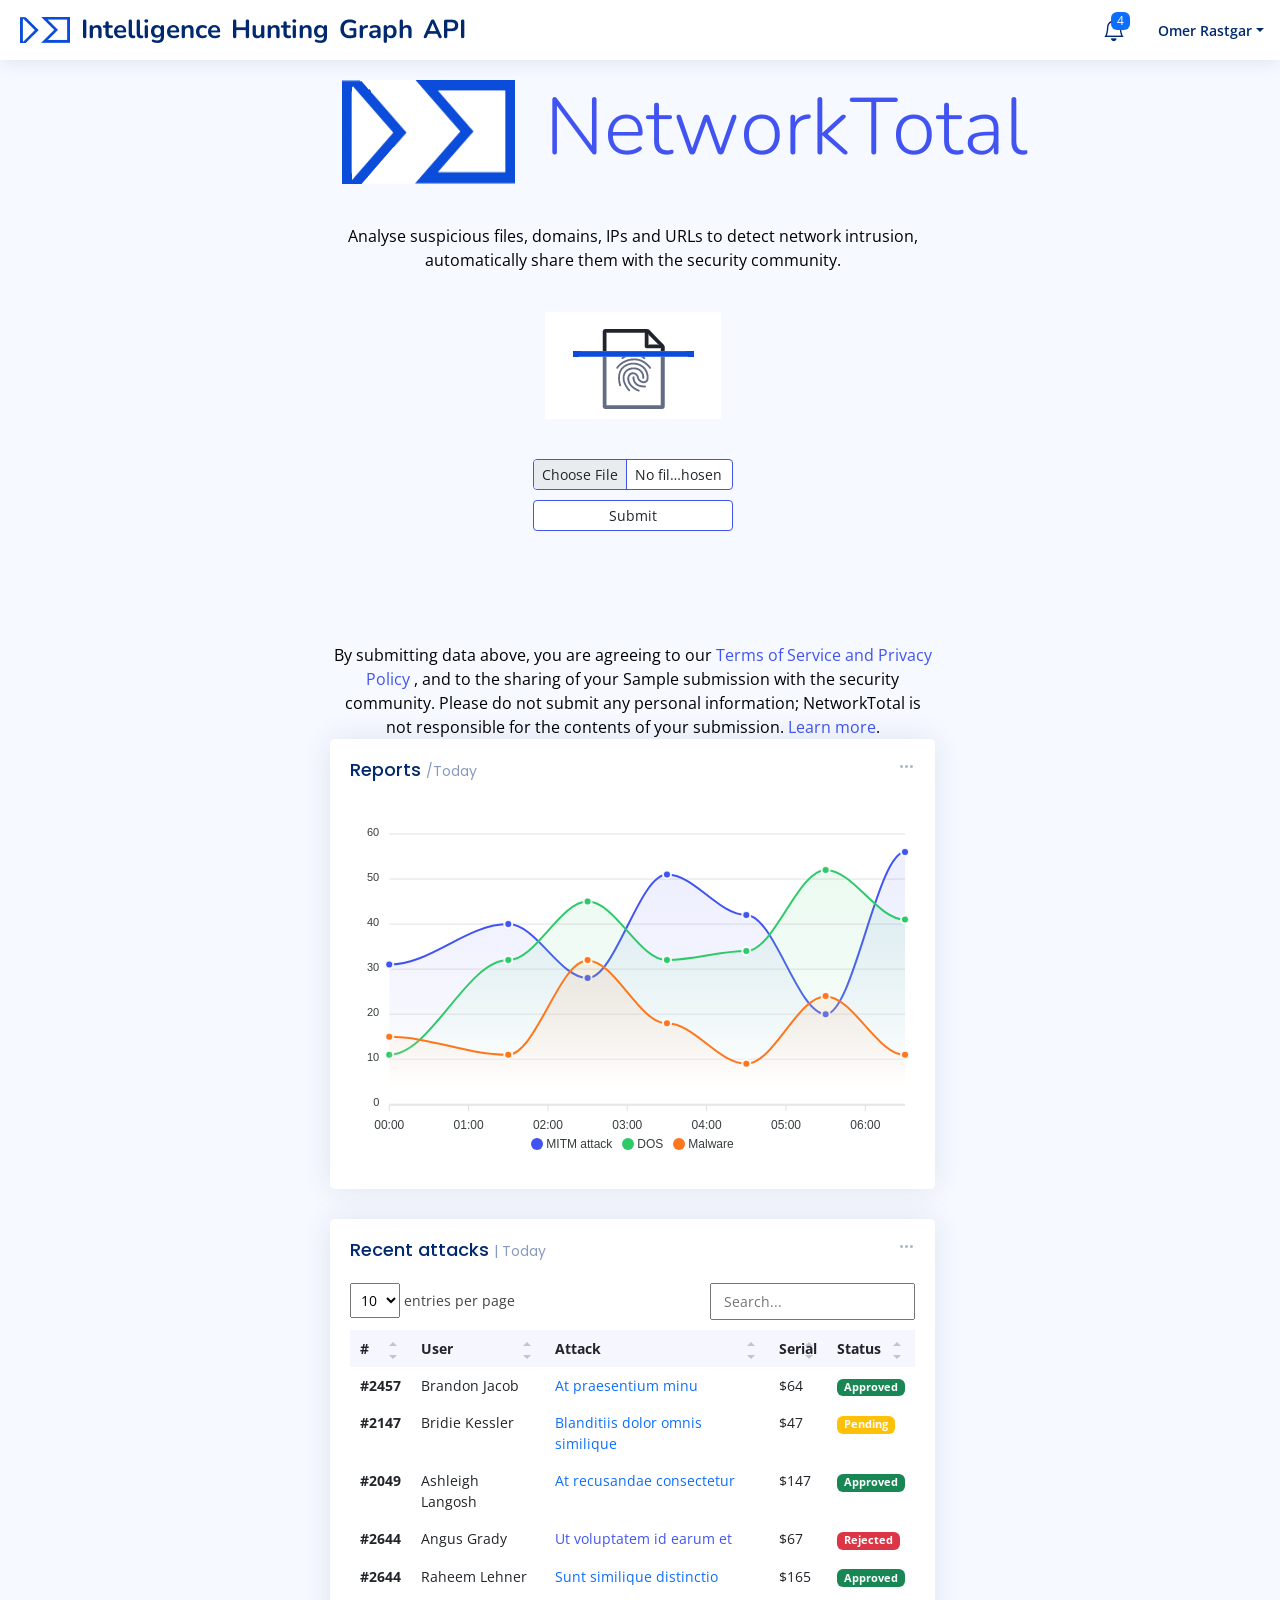
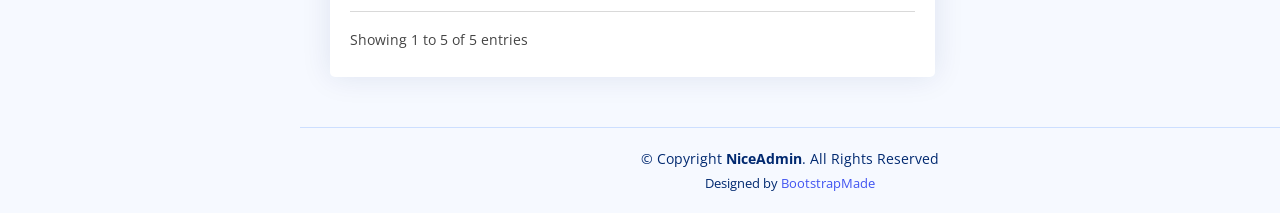
<file: html/index.html>
<!DOCTYPE html>
<html lang="en">

<head>
  <meta charset="utf-8">
  <meta content="width=device-width, initial-scale=1.0" name="viewport">

  <title>NetworkTotal - Home</title>
  <meta content="" name="description">
  <meta content="" name="keywords">

  <!-- Favicons -->
  <link href="assets/img/favicon.png" rel="icon">
  <link href="assets/img/apple-touch-icon.png" rel="apple-touch-icon">

  <!-- Google Fonts -->
  <link href="https://fonts.gstatic.com" rel="preconnect">
  <link href="https://fonts.googleapis.com/css?family=Open+Sans:300,300i,400,400i,600,600i,700,700i|Nunito:300,300i,400,400i,600,600i,700,700i|Poppins:300,300i,400,400i,500,500i,600,600i,700,700i" rel="stylesheet">

  <!-- Vendor CSS Files -->
  <link href="assets/vendor/bootstrap/css/bootstrap.min.css" rel="stylesheet">
  <link href="assets/vendor/bootstrap-icons/bootstrap-icons.css" rel="stylesheet">
  <link href="assets/vendor/boxicons/css/boxicons.min.css" rel="stylesheet">
  <link href="assets/vendor/quill/quill.snow.css" rel="stylesheet">
  <link href="assets/vendor/quill/quill.bubble.css" rel="stylesheet">
  <link href="assets/vendor/remixicon/remixicon.css" rel="stylesheet">
  <link href="assets/vendor/simple-datatables/style.css" rel="stylesheet">

  <!-- Template Main CSS File -->
  <link href="assets/css/style.css" rel="stylesheet">

  <!-- =======================================================
  * Template Name: NiceAdmin - v2.5.0
  * Template URL: https://bootstrapmade.com/nice-admin-bootstrap-admin-html-template/
  * Author: BootstrapMade.com
  * License: https://bootstrapmade.com/license/
  ======================================================== -->
</head>

<body>

  <!-- ======= Header ======= -->
  <header id="header" class="header fixed-top d-flex align-items-center">

    <div class="d-flex align-items-center justify-content-between">
      <a href="index.html" class="logo d-flex align-items-center">
        <img src="assets/img/logo.png" alt="">
        <span class="d-none d-lg-block" style="padding-left: 5px; " href='#' >Intelligence</span>
        <span class="d-none d-lg-block" style="padding-left: 10px;" href='#'>Hunting</span>
        <span class="d-none d-lg-block" style="padding-left: 10px;" href='#'>Graph</span>
        <span class="d-none d-lg-block" style="padding-left: 10px;" href='#'>API</span>
      </a>
     
    </div><!-- End Logo -->



    <nav class="header-nav ms-auto">
      <ul class="d-flex align-items-center">

       

        <li class="nav-item dropdown">

          <a class="nav-link nav-icon" href="#" data-bs-toggle="dropdown">
            <i class="bi bi-bell"></i>
            <span class="badge bg-primary badge-number">4</span>
          </a><!-- End Notification Icon -->

          <ul class="dropdown-menu dropdown-menu-end dropdown-menu-arrow notifications">
            <li class="dropdown-header">
              You have 4 new notifications
              <a href="#"><span class="badge rounded-pill bg-primary p-2 ms-2">View all</span></a>
            </li>
            <li>
              <hr class="dropdown-divider">
            </li>

            <li class="notification-item">
              <i class="bi bi-exclamation-circle text-warning"></i>
              <div>
                <h4>Lorem Ipsum</h4>
                <p>Quae dolorem earum veritatis oditseno</p>
                <p>30 min. ago</p>
              </div>
            </li>

            <li>
              <hr class="dropdown-divider">
            </li>

            <li class="notification-item">
              <i class="bi bi-x-circle text-danger"></i>
              <div>
                <h4>Atque rerum nesciunt</h4>
                <p>Quae dolorem earum veritatis oditseno</p>
                <p>1 hr. ago</p>
              </div>
            </li>

            <li>
              <hr class="dropdown-divider">
            </li>

            <li class="notification-item">
              <i class="bi bi-check-circle text-success"></i>
              <div>
                <h4>Sit rerum fuga</h4>
                <p>Quae dolorem earum veritatis oditseno</p>
                <p>2 hrs. ago</p>
              </div>
            </li>

            <li>
              <hr class="dropdown-divider">
            </li>

            <li class="notification-item">
              <i class="bi bi-info-circle text-primary"></i>
              <div>
                <h4>Dicta reprehenderit</h4>
                <p>Quae dolorem earum veritatis oditseno</p>
                <p>4 hrs. ago</p>
              </div>
            </li>

            <li>
              <hr class="dropdown-divider">
            </li>
            <li class="dropdown-footer">
              <a href="#">Show all notifications</a>
            </li>

          </ul><!-- End Notification Dropdown Items -->

        </li><!-- End Notification Nav -->

       

        <li class="nav-item dropdown pe-3">

          <a class="nav-link nav-profile d-flex align-items-center pe-0" href="#" data-bs-toggle="dropdown">
            
            <span class="d-none d-md-block dropdown-toggle ps-2">Omer Rastgar</span>
          </a><!-- End Profile Iamge Icon -->

          <ul class="dropdown-menu dropdown-menu-end dropdown-menu-arrow profile">
            <li class="dropdown-header">
              <h6>Omer Rastgarn</h6>
              <span>Admin</span>
            </li>
            <li>
              <hr class="dropdown-divider">
            </li>

            <li>
              <a class="dropdown-item d-flex align-items-center" href="users-profile.html">
                <i class="bi bi-person"></i>
                <span>My Profile</span>
              </a>
            </li>
            <li>
              <hr class="dropdown-divider">
            </li>

            <li>
              <a class="dropdown-item d-flex align-items-center" href="users-profile.html">
                <i class="bi bi-gear"></i>
                <span>Account Settings</span>
              </a>
            </li>
            <li>
              <hr class="dropdown-divider">
            </li>

            <li>
              <a class="dropdown-item d-flex align-items-center" href="pages-faq.html">
                <i class="bi bi-question-circle"></i>
                <span>Need Help?</span>
              </a>
            </li>
            <li>
              <hr class="dropdown-divider">
            </li>

            <li>
              <a class="dropdown-item d-flex align-items-center" href="#">
                <i class="bi bi-box-arrow-right"></i>
                <span>Sign Out</span>
              </a>
            </li>

          </ul><!-- End Profile Dropdown Items -->
        </li><!-- End Profile Nav -->

      </ul>
    </nav><!-- End Icons Navigation -->

  </header><!-- End Header -->

  <!-- ======= Sidebar ======= -->

  <main id="main" class="main">

   
    <div class="container">
      <div class="row" >
        <div class="d-flex justify-content-start" >
          <img src="assets/img/logo.png" alt="">
          <h1 class="display-1" style="color: #4154f1; padding-left: 30px; " >NetworkTotal</h1>
        </div>
       
      </div>
      <div style="padding-top: 40px;"></div>
    </div>
    </div>



    <section class="section dashboard" >
      <div class="row" >
        


        <!-- Left side columns -->
        <div class="col-lg-8" >
          <div class="row">
            <div class="d-flex justify-content-start" style="height: 10; width: 40;">
              <span class="d-none d-sm-block" style="text-align: center; color: black; " href='#'>Analyse suspicious files, domains, IPs and URLs to detect network intrusion, automatically share them with the security community.</span>
            </div>
            <div style="padding-top: 40px;"></div>
            <div style="display: flex; align-items: center; justify-content: center;  ">
            
              <img src="assets/img/file.png" alt="" >
            </div>
            <div style="padding-top: 40px;"></div>
            <div style="display: flex; align-items: center; justify-content: center;  ">
                <form action="upload.php" method="post" enctype="multipart/form-data">
 
                <input class="form-control form-control-sm"  type="file" style=" width: 200px;  border-color: #4154f1;" name="file" >
                <div style="padding-top: 10px;"></div> 
                <input class="form-control form-control-sm"  type="submit" style=" width: 200px;  border-color: #4154f1; " name="upload" onclick="load()" > 
                 </form>
            </div>
           <div style="padding-top: 40px;"></div>

			<div id = "LL" style="display: flex; align-items: center; justify-content: center; visibility: hidden;  ">
            
					<div class="spinner-border text-primary" role="status"  >
					<span class="visually-hidden" >Loading...</span>
					</div>	  
            </div>
			
		
            <div style="padding-top: 40px;"></div>
            <div>
              <span class="d-none d-sm-block" style="text-align: center; color: black; ">By submitting data above, you are agreeing to our <a href="#">Terms of Service and Privacy Policy</a> , and to the sharing of your Sample submission with the security community. Please do not submit any personal information; NetworkTotal is not responsible for the contents of your submission. <a href="#">Learn more</a>.</span>
            </div>  
            
			
		<script>
			function load() {
			document.getElementById("LL").style.visibility = 'visible';
			}
    </script>        

           
            <!-- Reports -->
            <div class="col-12">
              <div class="card">

                <div class="filter">
                  <a class="icon" href="#" data-bs-toggle="dropdown"><i class="bi bi-three-dots"></i></a>
                  <ul class="dropdown-menu dropdown-menu-end dropdown-menu-arrow">
                    <li class="dropdown-header text-start">
                      <h6>Filter</h6>
                    </li>

                    <li><a class="dropdown-item" href="#">Today</a></li>
                    <li><a class="dropdown-item" href="#">This Month</a></li>
                    <li><a class="dropdown-item" href="#">This Year</a></li>
                  </ul>
                </div>

                <div class="card-body">
                  <h5 class="card-title">Reports <span>/Today</span></h5>

                  <!-- Line Chart -->
                  <div id="reportsChart"></div>

                  <script>
                    document.addEventListener("DOMContentLoaded", () => {
                      new ApexCharts(document.querySelector("#reportsChart"), {
                        series: [{
                          name: 'MITM attack',
                          data: [31, 40, 28, 51, 42, 20, 56],
                        }, {
                          name: 'DOS',
                          data: [11, 32, 45, 32, 34, 52, 41]
                        }, {
                          name: 'Malware',
                          data: [15, 11, 32, 18, 9, 24, 11]
                        }],
                        chart: {
                          height: 350,
                          type: 'area',
                          toolbar: {
                            show: false
                          },
                        },
                        markers: {
                          size: 4
                        },
                        colors: ['#4154f1', '#2eca6a', '#ff771d'],
                        fill: {
                          type: "gradient",
                          gradient: {
                            shadeIntensity: 1,
                            opacityFrom: 0.3,
                            opacityTo: 0.4,
                            stops: [0, 90, 100]
                          }
                        },
                        dataLabels: {
                          enabled: false
                        },
                        stroke: {
                          curve: 'smooth',
                          width: 2
                        },
                        xaxis: {
                          type: 'datetime',
                          categories: ["2018-09-19T00:00:00.000Z", "2018-09-19T01:30:00.000Z", "2018-09-19T02:30:00.000Z", "2018-09-19T03:30:00.000Z", "2018-09-19T04:30:00.000Z", "2018-09-19T05:30:00.000Z", "2018-09-19T06:30:00.000Z"]
                        },
                        tooltip: {
                          x: {
                            format: 'dd/MM/yy HH:mm'
                          },
                        }
                      }).render();
                    });
                  </script>
                  <!-- End Line Chart -->

                </div>

              </div>
            </div><!-- End Reports -->

            <!-- Recent Sales -->
            <div class="col-12">
              <div class="card recent-sales overflow-auto">

                <div class="filter">
                  <a class="icon" href="#" data-bs-toggle="dropdown"><i class="bi bi-three-dots"></i></a>
                  <ul class="dropdown-menu dropdown-menu-end dropdown-menu-arrow">
                    <li class="dropdown-header text-start">
                      <h6>Filter</h6>
                    </li>

                    <li><a class="dropdown-item" href="#">Today</a></li>
                    <li><a class="dropdown-item" href="#">This Month</a></li>
                    <li><a class="dropdown-item" href="#">This Year</a></li>
                  </ul>
                </div>

                <div class="card-body">
                  <h5 class="card-title">Recent attacks <span>| Today</span></h5>

                  <table class="table table-borderless datatable">
                    <thead>
                      <tr>
                        <th scope="col">#</th>
                        <th scope="col">User</th>
                        <th scope="col">Attack</th>
                        <th scope="col">Serial</th>
                        <th scope="col">Status</th>
                      </tr>
                    </thead>
                    <tbody>
                      <tr>
                        <th scope="row"><a href="#">#2457</a></th>
                        <td>Brandon Jacob</td>
                        <td><a href="#" class="text-primary">At praesentium minu</a></td>
                        <td>$64</td>
                        <td><span class="badge bg-success">Approved</span></td>
                      </tr>
                      <tr>
                        <th scope="row"><a href="#">#2147</a></th>
                        <td>Bridie Kessler</td>
                        <td><a href="#" class="text-primary">Blanditiis dolor omnis similique</a></td>
                        <td>$47</td>
                        <td><span class="badge bg-warning">Pending</span></td>
                      </tr>
                      <tr>
                        <th scope="row"><a href="#">#2049</a></th>
                        <td>Ashleigh Langosh</td>
                        <td><a href="#" class="text-primary">At recusandae consectetur</a></td>
                        <td>$147</td>
                        <td><span class="badge bg-success">Approved</span></td>
                      </tr>
                      <tr>
                        <th scope="row"><a href="#">#2644</a></th>
                        <td>Angus Grady</td>
                        <td><a href="#" class="text-primar">Ut voluptatem id earum et</a></td>
                        <td>$67</td>
                        <td><span class="badge bg-danger">Rejected</span></td>
                      </tr>
                      <tr>
                        <th scope="row"><a href="#">#2644</a></th>
                        <td>Raheem Lehner</td>
                        <td><a href="#" class="text-primary">Sunt similique distinctio</a></td>
                        <td>$165</td>
                        <td><span class="badge bg-success">Approved</span></td>
                      </tr>
                    </tbody>
                  </table>

                </div>

              </div>
            </div><!-- End Recent Sales -->

         

          </div>
        </div><!-- End Left side columns -->

        

      </div>
    </section>

  </main><!-- End #main -->

  <!-- ======= Footer ======= -->
  <footer id="footer" class="footer">
    <div class="copyright">
      &copy; Copyright <strong><span>NiceAdmin</span></strong>. All Rights Reserved
    </div>
    <div class="credits">
      <!-- All the links in the footer should remain intact. -->
      <!-- You can delete the links only if you purchased the pro version. -->
      <!-- Licensing information: https://bootstrapmade.com/license/ -->
      <!-- Purchase the pro version with working PHP/AJAX contact form: https://bootstrapmade.com/nice-admin-bootstrap-admin-html-template/ -->
      Designed by <a href="https://bootstrapmade.com/">BootstrapMade</a>
    </div>
  </footer><!-- End Footer -->

  <a href="#" class="back-to-top d-flex align-items-center justify-content-center"><i class="bi bi-arrow-up-short"></i></a>

  <!-- Vendor JS Files -->
  <script src="assets/vendor/apexcharts/apexcharts.min.js"></script>
  <script src="assets/vendor/bootstrap/js/bootstrap.bundle.min.js"></script>
  <script src="assets/vendor/chart.js/chart.umd.js"></script>
  <script src="assets/vendor/echarts/echarts.min.js"></script>
  <script src="assets/vendor/quill/quill.min.js"></script>
  <script src="assets/vendor/simple-datatables/simple-datatables.js"></script>
  <script src="assets/vendor/tinymce/tinymce.min.js"></script>
  <script src="assets/vendor/php-email-form/validate.js"></script>

  <!-- Template Main JS File -->
  <script src="assets/js/main.js"></script>

</body>

</html>
</file>
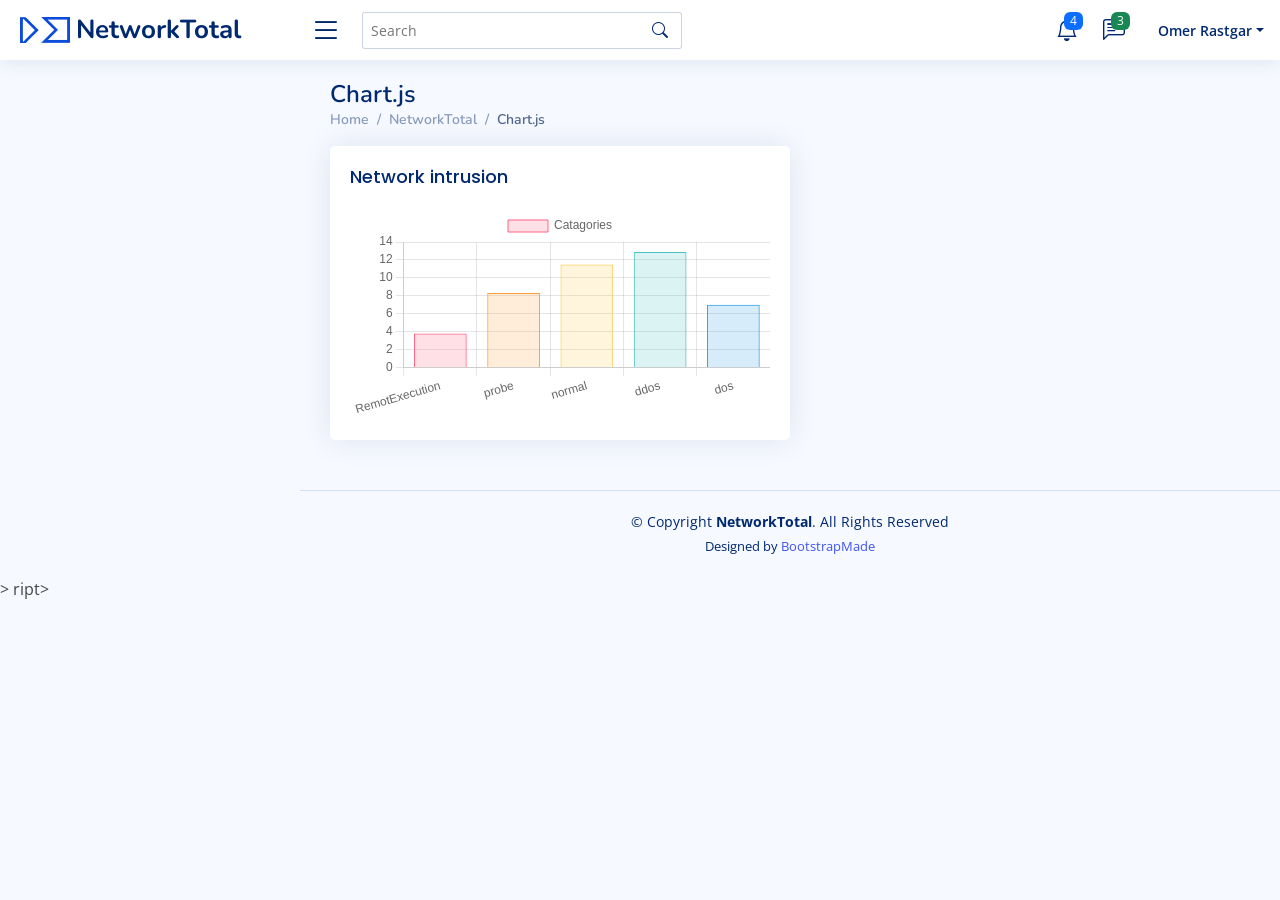
<file: html/new.html>
<!DOCTYPE html>
<html lang="en">

<head>
  <meta charset="utf-8">
  <meta content="width=device-width, initial-scale=1.0" name="viewport">

  <title>NetworkTotal</title>
  <meta content="" name="description">
  <meta content="" name="keywords">

  <!-- Favicons -->
  <link href="assets/img/favicon.png" rel="icon">
  <link href="assets/img/apple-touch-icon.png" rel="apple-touch-icon">

  <!-- Google Fonts -->
  <link href="https://fonts.gstatic.com" rel="preconnect">
  <link href="https://fonts.googleapis.com/css?family=Open+Sans:300,300i,400,400i,600,600i,700,700i|Nunito:300,300i,400,400i,600,600i,700,700i|Poppins:300,300i,400,400i,500,500i,600,600i,700,700i" rel="stylesheet">

  <!-- Vendor CSS Files -->
  <link href="assets/vendor/bootstrap/css/bootstrap.min.css" rel="stylesheet">
  <link href="assets/vendor/bootstrap-icons/bootstrap-icons.css" rel="stylesheet">
  <link href="assets/vendor/boxicons/css/boxicons.min.css" rel="stylesheet">
  <link href="assets/vendor/quill/quill.snow.css" rel="stylesheet">
  <link href="assets/vendor/quill/quill.bubble.css" rel="stylesheet">
  <link href="assets/vendor/remixicon/remixicon.css" rel="stylesheet">
  <link href="assets/vendor/simple-datatables/style.css" rel="stylesheet">

  <!-- Template Main CSS File -->
  <link href="assets/css/style.css" rel="stylesheet">

  <!-- =======================================================
  * Template Name: NetworkTotal - v2.5.0
  * Template URL: https://bootstrapmade.com/nice-admin-bootstrap-admin-html-template/
  * Author: BootstrapMade.com
  * License: https://bootstrapmade.com/license/
  ======================================================== -->
</head>

<body>

  <!-- ======= Header ======= -->
  <header id="header" class="header fixed-top d-flex align-items-center">

    <div class="d-flex align-items-center justify-content-between">
      <a href="index.html" class="logo d-flex align-items-center">
        <img src="assets/img/logo.png" alt="">
        <span class="d-none d-lg-block">NetworkTotal</span>
      </a>
      <i class="bi bi-list toggle-sidebar-btn"></i>
    </div><!-- End Logo -->

    <div class="search-bar">
      <form class="search-form d-flex align-items-center" method="POST" action="#">
        <input type="text" name="query" placeholder="Search" title="Enter search keyword">
        <button type="submit" title="Search"><i class="bi bi-search"></i></button>
      </form>
    </div><!-- End Search Bar -->

    <nav class="header-nav ms-auto">
      <ul class="d-flex align-items-center">

        <li class="nav-item d-block d-lg-none">
          <a class="nav-link nav-icon search-bar-toggle " href="#">
            <i class="bi bi-search"></i>
          </a>
        </li><!-- End Search Icon-->

        <li class="nav-item dropdown">

          <a class="nav-link nav-icon" href="#" data-bs-toggle="dropdown">
            <i class="bi bi-bell"></i>
            <span class="badge bg-primary badge-number">4</span>
          </a><!-- End Notification Icon -->

          <ul class="dropdown-menu dropdown-menu-end dropdown-menu-arrow notifications">
            <li class="dropdown-header">
              You have 4 new notifications
              <a href="#"><span class="badge rounded-pill bg-primary p-2 ms-2">View all</span></a>
            </li>
            <li>
              <hr class="dropdown-divider">
            </li>

            <li class="notification-item">
              <i class="bi bi-exclamation-circle text-warning"></i>
              <div>
                <h4>Lorem Ipsum</h4>
                <p>Quae dolorem earum veritatis oditseno</p>
                <p>30 min. ago</p>
              </div>
            </li>

            <li>
              <hr class="dropdown-divider">
            </li>

            <li class="notification-item">
              <i class="bi bi-x-circle text-danger"></i>
              <div>
                <h4>Atque rerum nesciunt</h4>
                <p>Quae dolorem earum veritatis oditseno</p>
                <p>1 hr. ago</p>
              </div>
            </li>

            <li>
              <hr class="dropdown-divider">
            </li>

            <li class="notification-item">
              <i class="bi bi-check-circle text-success"></i>
              <div>
                <h4>Sit rerum fuga</h4>
                <p>Quae dolorem earum veritatis oditseno</p>
                <p>2 hrs. ago</p>
              </div>
            </li>

            <li>
              <hr class="dropdown-divider">
            </li>

            <li class="notification-item">
              <i class="bi bi-info-circle text-primary"></i>
              <div>
                <h4>Dicta reprehenderit</h4>
                <p>Quae dolorem earum veritatis oditseno</p>
                <p>4 hrs. ago</p>
              </div>
            </li>

            <li>
              <hr class="dropdown-divider">
            </li>
            <li class="dropdown-footer">
              <a href="#">Show all notifications</a>
            </li>

          </ul><!-- End Notification Dropdown Items -->

        </li><!-- End Notification Nav -->

        <li class="nav-item dropdown">

          <a class="nav-link nav-icon" href="#" data-bs-toggle="dropdown">
            <i class="bi bi-chat-left-text"></i>
            <span class="badge bg-success badge-number">3</span>
          </a><!-- End Messages Icon -->

          <ul class="dropdown-menu dropdown-menu-end dropdown-menu-arrow messages">
            <li class="dropdown-header">
              You have 3 new messages
              <a href="#"><span class="badge rounded-pill bg-primary p-2 ms-2">View all</span></a>
            </li>
            <li>
              <hr class="dropdown-divider">
            </li>

            <li class="message-item">
              <a href="#">
                <img src="assets/img/messages-1.jpg" alt="" class="rounded-circle">
                <div>
                  <h4>Maria Hudson</h4>
                  <p>Velit asperiores et ducimus soluta repudiandae labore officia est ut...</p>
                  <p>4 hrs. ago</p>
                </div>
              </a>
            </li>
            <li>
              <hr class="dropdown-divider">
            </li>

            <li class="message-item">
              <a href="#">
                <img src="assets/img/messages-2.jpg" alt="" class="rounded-circle">
                <div>
                  <h4>Anna Nelson</h4>
                  <p>Velit asperiores et ducimus soluta repudiandae labore officia est ut...</p>
                  <p>6 hrs. ago</p>
                </div>
              </a>
            </li>
            <li>
              <hr class="dropdown-divider">
            </li>

            <li class="message-item">
              <a href="#">
                <img src="assets/img/messages-3.jpg" alt="" class="rounded-circle">
                <div>
                  <h4>David Muldon</h4>
                  <p>Velit asperiores et ducimus soluta repudiandae labore officia est ut...</p>
                  <p>8 hrs. ago</p>
                </div>
              </a>
            </li>
            <li>
              <hr class="dropdown-divider">
            </li>

            <li class="dropdown-footer">
              <a href="#">Show all messages</a>
            </li>

          </ul><!-- End Messages Dropdown Items -->

        </li><!-- End Messages Nav -->

        <li class="nav-item dropdown pe-3">

          <a class="nav-link nav-profile d-flex align-items-center pe-0" href="#" data-bs-toggle="dropdown">
            
            <span class="d-none d-md-block dropdown-toggle ps-2">Omer Rastgar</span>
          </a><!-- End Profile Iamge Icon -->

          <ul class="dropdown-menu dropdown-menu-end dropdown-menu-arrow profile">
            <li class="dropdown-header">
              <h6>Omer Rastgar</h6>
              <span>admin</span>
            </li>
            <li>
              <hr class="dropdown-divider">
            </li>

            <li>
              <a class="dropdown-item d-flex align-items-center" href="users-profile.html">
                <i class="bi bi-person"></i>
                <span>My Profile</span>
              </a>
            </li>
            <li>
              <hr class="dropdown-divider">
            </li>

            <li>
              <a class="dropdown-item d-flex align-items-center" href="users-profile.html">
                <i class="bi bi-gear"></i>
                <span>Account Settings</span>
              </a>
            </li>
            <li>
              <hr class="dropdown-divider">
            </li>

            <li>
              <a class="dropdown-item d-flex align-items-center" href="pages-faq.html">
                <i class="bi bi-question-circle"></i>
                <span>Need Help?</span>
              </a>
            </li>
            <li>
              <hr class="dropdown-divider">
            </li>

            <li>
              <a class="dropdown-item d-flex align-items-center" href="#">
                <i class="bi bi-box-arrow-right"></i>
                <span>Sign Out</span>
              </a>
            </li>

          </ul><!-- End Profile Dropdown Items -->
        </li><!-- End Profile Nav -->

      </ul>
    </nav><!-- End Icons Navigation -->

  </header><!-- End Header -->

  

  <main id="main" class="main">

    <div class="pagetitle">
      <h1>Chart.js</h1>
      <nav>
        <ol class="breadcrumb">
          <li class="breadcrumb-item"><a href="index.html">Home</a></li>
          <li class="breadcrumb-item">NetworkTotal</li>
          <li class="breadcrumb-item active">Chart.js</li>
        </ol>
      </nav>
    </div><!-- End Page Title -->

 

    <section class="section">
      

        <div class="col-lg-6">
          <div class="card">
            <div class="card-body">
              <h5 class="card-title">Network intrusion</h5>

              <!-- Bar Chart -->
              <canvas id="barChart" style="max-height: 400px;"></canvas>
              <script>
                document.addEventListener("DOMContentLoaded", () => {
                  new Chart(document.querySelector('#barChart'), {
                    type: 'bar',
                    data: {
                      labels: ['RemotExecution', 'probe', 'normal', 'ddos', 'dos'],          datasets: [{
                        label: 'Catagories',
                       data: [3.828641396489095, 8.315321775377567, 11.485708418676676, 12.877641172592668, 7.014814351275545],            backgroundColor: [
                          'rgba(255, 99, 132, 0.2)',
                          'rgba(255, 159, 64, 0.2)',
                          'rgba(255, 205, 86, 0.2)',
                          'rgba(75, 192, 192, 0.2)',
                          'rgba(54, 162, 235, 0.2)',
                          'rgba(153, 102, 255, 0.2)',
                          'rgba(201, 203, 207, 0.2)'
                        ],
                        borderColor: [
                          'rgb(255, 99, 132)',
                          'rgb(255, 159, 64)',
                          'rgb(255, 205, 86)',
                          'rgb(75, 192, 192)',
                          'rgb(54, 162, 235)',
                          'rgb(153, 102, 255)',
                          'rgb(201, 203, 207)'
                        ],
                        borderWidth: 1
                      }]
                    },
                    options: {
                      scales: {
                        y: {
                          beginAtZero: true
                        }
                      }
                    }
                  });
                });
              </script>
              <!-- End Bar CHart -->
                
            </div>
          </div>
        </div>

      
        </div>

      </div>
    </section>

  </main><!-- End #main -->

  <!-- ======= Footer ======= -->
  <footer id="footer" class="footer">
    <div class="copyright">
      &copy; Copyright <strong><span>NetworkTotal</span></strong>. All Rights Reserved
    </div>
    <div class="credits">
      <!-- All the links in the footer should remain intact. -->
      <!-- You can delete the links only if you purchased the pro version. -->
      <!-- Licensing information: https://bootstrapmade.com/license/ -->
      <!-- Purchase the pro version with working PHP/AJAX contact form: https://bootstrapmade.com/nice-admin-bootstrap-admin-html-template/ -->
      Designed by <a href="https://bootstrapmade.com/">BootstrapMade</a>
    </div>
  </footer><!-- End Footer -->

  <a href="#" class="back-to-top d-flex align-items-center justify-content-center"><i class="bi bi-arrow-up-short"></i></a>

  <!-- Vendor JS Files -->
  <script src="assets/vendor/apexcharts/apexcharts.min.js"></script>
  <script src="assets/vendor/bootstrap/js/bootstrap.bundle.min.js"></script>
  <script src="assets/vendor/chart.js/chart.umd.js"></script>
  <script src="assets/vendor/echarts/echarts.min.js"></script>
  <script src="assets/vendor/quill/quill.min.js"></script>
  <script src="assets/vendor/simple-datatables/simple-datatables.js"></script>
  <script src="assets/vendor/tinymce/tinymce.min.js"></script>
  <script src="assets/vendor/php-email-form/validate.js"></script>

  <!-- Template Main JS File -->
  <script src="assets/js/main.js"></script>

</body>

</html>
>
ript>

</body>

</html>
</file>
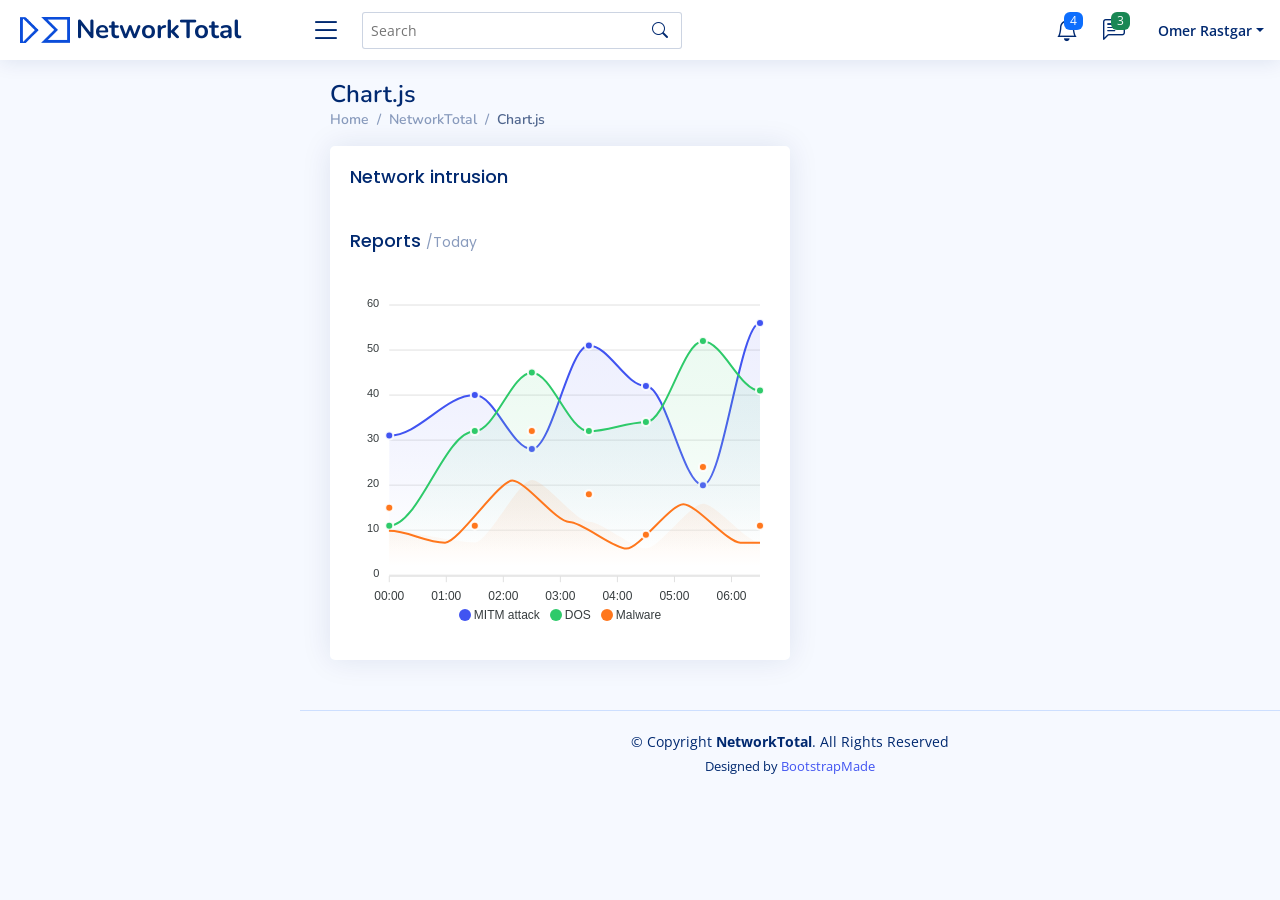
<file: html/new1.html>
<!DOCTYPE html>
<html lang="en">

<head>
  <meta charset="utf-8">
  <meta content="width=device-width, initial-scale=1.0" name="viewport">

  <title>NetworkTotal</title>
  <meta content="" name="description">
  <meta content="" name="keywords">

  <!-- Favicons -->
  <link href="assets/img/favicon.png" rel="icon">
  <link href="assets/img/apple-touch-icon.png" rel="apple-touch-icon">

  <!-- Google Fonts -->
  <link href="https://fonts.gstatic.com" rel="preconnect">
  <link href="https://fonts.googleapis.com/css?family=Open+Sans:300,300i,400,400i,600,600i,700,700i|Nunito:300,300i,400,400i,600,600i,700,700i|Poppins:300,300i,400,400i,500,500i,600,600i,700,700i" rel="stylesheet">

  <!-- Vendor CSS Files -->
  <link href="assets/vendor/bootstrap/css/bootstrap.min.css" rel="stylesheet">
  <link href="assets/vendor/bootstrap-icons/bootstrap-icons.css" rel="stylesheet">
  <link href="assets/vendor/boxicons/css/boxicons.min.css" rel="stylesheet">
  <link href="assets/vendor/quill/quill.snow.css" rel="stylesheet">
  <link href="assets/vendor/quill/quill.bubble.css" rel="stylesheet">
  <link href="assets/vendor/remixicon/remixicon.css" rel="stylesheet">
  <link href="assets/vendor/simple-datatables/style.css" rel="stylesheet">

  <!-- Template Main CSS File -->
  <link href="assets/css/style.css" rel="stylesheet">

  <!-- =======================================================
  * Template Name: NetworkTotal - v2.5.0
  * Template URL: https://bootstrapmade.com/nice-admin-bootstrap-admin-html-template/
  * Author: BootstrapMade.com
  * License: https://bootstrapmade.com/license/
  ======================================================== -->
</head>

<body>

  <!-- ======= Header ======= -->
  <header id="header" class="header fixed-top d-flex align-items-center">

    <div class="d-flex align-items-center justify-content-between">
      <a href="index.html" class="logo d-flex align-items-center">
        <img src="assets/img/logo.png" alt="">
        <span class="d-none d-lg-block">NetworkTotal</span>
      </a>
      <i class="bi bi-list toggle-sidebar-btn"></i>
    </div><!-- End Logo -->

    <div class="search-bar">
      <form class="search-form d-flex align-items-center" method="POST" action="#">
        <input type="text" name="query" placeholder="Search" title="Enter search keyword">
        <button type="submit" title="Search"><i class="bi bi-search"></i></button>
      </form>
    </div><!-- End Search Bar -->

    <nav class="header-nav ms-auto">
      <ul class="d-flex align-items-center">

        <li class="nav-item d-block d-lg-none">
          <a class="nav-link nav-icon search-bar-toggle " href="#">
            <i class="bi bi-search"></i>
          </a>
        </li><!-- End Search Icon-->

        <li class="nav-item dropdown">

          <a class="nav-link nav-icon" href="#" data-bs-toggle="dropdown">
            <i class="bi bi-bell"></i>
            <span class="badge bg-primary badge-number">4</span>
          </a><!-- End Notification Icon -->

          <ul class="dropdown-menu dropdown-menu-end dropdown-menu-arrow notifications">
            <li class="dropdown-header">
              You have 4 new notifications
              <a href="#"><span class="badge rounded-pill bg-primary p-2 ms-2">View all</span></a>
            </li>
            <li>
              <hr class="dropdown-divider">
            </li>

            <li class="notification-item">
              <i class="bi bi-exclamation-circle text-warning"></i>
              <div>
                <h4>Lorem Ipsum</h4>
                <p>Quae dolorem earum veritatis oditseno</p>
                <p>30 min. ago</p>
              </div>
            </li>

            <li>
              <hr class="dropdown-divider">
            </li>

            <li class="notification-item">
              <i class="bi bi-x-circle text-danger"></i>
              <div>
                <h4>Atque rerum nesciunt</h4>
                <p>Quae dolorem earum veritatis oditseno</p>
                <p>1 hr. ago</p>
              </div>
            </li>

            <li>
              <hr class="dropdown-divider">
            </li>

            <li class="notification-item">
              <i class="bi bi-check-circle text-success"></i>
              <div>
                <h4>Sit rerum fuga</h4>
                <p>Quae dolorem earum veritatis oditseno</p>
                <p>2 hrs. ago</p>
              </div>
            </li>

            <li>
              <hr class="dropdown-divider">
            </li>

            <li class="notification-item">
              <i class="bi bi-info-circle text-primary"></i>
              <div>
                <h4>Dicta reprehenderit</h4>
                <p>Quae dolorem earum veritatis oditseno</p>
                <p>4 hrs. ago</p>
              </div>
            </li>

            <li>
              <hr class="dropdown-divider">
            </li>
            <li class="dropdown-footer">
              <a href="#">Show all notifications</a>
            </li>

          </ul><!-- End Notification Dropdown Items -->

        </li><!-- End Notification Nav -->

        <li class="nav-item dropdown">

          <a class="nav-link nav-icon" href="#" data-bs-toggle="dropdown">
            <i class="bi bi-chat-left-text"></i>
            <span class="badge bg-success badge-number">3</span>
          </a><!-- End Messages Icon -->

          <ul class="dropdown-menu dropdown-menu-end dropdown-menu-arrow messages">
            <li class="dropdown-header">
              You have 3 new messages
              <a href="#"><span class="badge rounded-pill bg-primary p-2 ms-2">View all</span></a>
            </li>
            <li>
              <hr class="dropdown-divider">
            </li>

            <li class="message-item">
              <a href="#">
                <img src="assets/img/messages-1.jpg" alt="" class="rounded-circle">
                <div>
                  <h4>Maria Hudson</h4>
                  <p>Velit asperiores et ducimus soluta repudiandae labore officia est ut...</p>
                  <p>4 hrs. ago</p>
                </div>
              </a>
            </li>
            <li>
              <hr class="dropdown-divider">
            </li>

            <li class="message-item">
              <a href="#">
                <img src="assets/img/messages-2.jpg" alt="" class="rounded-circle">
                <div>
                  <h4>Anna Nelson</h4>
                  <p>Velit asperiores et ducimus soluta repudiandae labore officia est ut...</p>
                  <p>6 hrs. ago</p>
                </div>
              </a>
            </li>
            <li>
              <hr class="dropdown-divider">
            </li>

            <li class="message-item">
              <a href="#">
                <img src="assets/img/messages-3.jpg" alt="" class="rounded-circle">
                <div>
                  <h4>David Muldon</h4>
                  <p>Velit asperiores et ducimus soluta repudiandae labore officia est ut...</p>
                  <p>8 hrs. ago</p>
                </div>
              </a>
            </li>
            <li>
              <hr class="dropdown-divider">
            </li>

            <li class="dropdown-footer">
              <a href="#">Show all messages</a>
            </li>

          </ul><!-- End Messages Dropdown Items -->

        </li><!-- End Messages Nav -->

        <li class="nav-item dropdown pe-3">

          <a class="nav-link nav-profile d-flex align-items-center pe-0" href="#" data-bs-toggle="dropdown">
            
            <span class="d-none d-md-block dropdown-toggle ps-2">Omer Rastgar</span>
          </a><!-- End Profile Iamge Icon -->

          <ul class="dropdown-menu dropdown-menu-end dropdown-menu-arrow profile">
            <li class="dropdown-header">
              <h6>Omer Rastgar</h6>
              <span>admin</span>
            </li>
            <li>
              <hr class="dropdown-divider">
            </li>

            <li>
              <a class="dropdown-item d-flex align-items-center" href="users-profile.html">
                <i class="bi bi-person"></i>
                <span>My Profile</span>
              </a>
            </li>
            <li>
              <hr class="dropdown-divider">
            </li>

            <li>
              <a class="dropdown-item d-flex align-items-center" href="users-profile.html">
                <i class="bi bi-gear"></i>
                <span>Account Settings</span>
              </a>
            </li>
            <li>
              <hr class="dropdown-divider">
            </li>

            <li>
              <a class="dropdown-item d-flex align-items-center" href="pages-faq.html">
                <i class="bi bi-question-circle"></i>
                <span>Need Help?</span>
              </a>
            </li>
            <li>
              <hr class="dropdown-divider">
            </li>

            <li>
              <a class="dropdown-item d-flex align-items-center" href="#">
                <i class="bi bi-box-arrow-right"></i>
                <span>Sign Out</span>
              </a>
            </li>

          </ul><!-- End Profile Dropdown Items -->
        </li><!-- End Profile Nav -->

      </ul>
    </nav><!-- End Icons Navigation -->

  </header><!-- End Header -->

  

  <main id="main" class="main">

    <div class="pagetitle">
      <h1>Chart.js</h1>
      <nav>
        <ol class="breadcrumb">
          <li class="breadcrumb-item"><a href="index.html">Home</a></li>
          <li class="breadcrumb-item">NetworkTotal</li>
          <li class="breadcrumb-item active">Chart.js</li>
        </ol>
      </nav>
    </div><!-- End Page Title -->

 

    <section class="section">
      

        <div class="col-lg-6">
          <div class="card">
            <div class="card-body">
              <h5 class="card-title">Network intrusion</h5>

               <h5 class="card-title">Reports <span>/Today</span></h5>

                  <!-- Line Chart -->
                  <div id="reportsChart"></div>

                  <script>
                    document.addEventListener("DOMContentLoaded", () => {
                      new ApexCharts(document.querySelector("#reportsChart"), {
                        series: [{
                          name: 'MITM attack',
                          data: [31, 40, 28, 51, 42, 20, 56],
                        }, {
                          name: 'DOS',
                          data: [11, 32, 45, 32, 34, 52, 41]
                        }, {
                          name: 'Malware',
                          data: [15, 11, 32, 18, 9, 24, 11]
                        }],
                        chart: {
                          height: 350,
                          type: 'area',
                          toolbar: {
                            show: false
                          },
                        },
                        markers: {
                          size: 4
                        },
                        colors: ['#4154f1', '#2eca6a', '#ff771d'],
                        fill: {
                          type: "gradient",
                          gradient: {
                            shadeIntensity: 1,
                            opacityFrom: 0.3,
                            opacityTo: 0.4,
                            stops: [0, 90, 100]
                          }
                        },
                        dataLabels: {
                          enabled: false
                        },
                        stroke: {
                          curve: 'smooth',
                          width: 2
                        },
                        xaxis: {
                          type: 'datetime',
                          categories: ["2018-09-19T00:00:00.000Z", "2018-09-19T01:30:00.000Z", "2018-09-19T02:30:00.000Z", "2018-09-19T03:30:00.000Z", "2018-09-19T04:30:00.000Z", "2018-09-19T05:30:00.000Z", "2018-09-19T06:30:00.000Z"]
                        },
                        tooltip: {
                          x: {
                            format: 'dd/MM/yy HH:mm'
                          },
                        }
                      }).render();
                    });
                  </script>
                  <!-- End Line Chart -->

                </div>                
            </div>
          </div>
        </div>

      
        </div>

      </div>
    </section>

  </main><!-- End #main -->

  <!-- ======= Footer ======= -->
  <footer id="footer" class="footer">
    <div class="copyright">
      &copy; Copyright <strong><span>NetworkTotal</span></strong>. All Rights Reserved
    </div>
    <div class="credits">
      <!-- All the links in the footer should remain intact. -->
      <!-- You can delete the links only if you purchased the pro version. -->
      <!-- Licensing information: https://bootstrapmade.com/license/ -->
      <!-- Purchase the pro version with working PHP/AJAX contact form: https://bootstrapmade.com/nice-admin-bootstrap-admin-html-template/ -->
      Designed by <a href="https://bootstrapmade.com/">BootstrapMade</a>
    </div>
  </footer><!-- End Footer -->

  <a href="#" class="back-to-top d-flex align-items-center justify-content-center"><i class="bi bi-arrow-up-short"></i></a>

  <!-- Vendor JS Files -->
  <script src="assets/vendor/apexcharts/apexcharts.min.js"></script>
  <script src="assets/vendor/bootstrap/js/bootstrap.bundle.min.js"></script>
  <script src="assets/vendor/chart.js/chart.umd.js"></script>
  <script src="assets/vendor/echarts/echarts.min.js"></script>
  <script src="assets/vendor/quill/quill.min.js"></script>
  <script src="assets/vendor/simple-datatables/simple-datatables.js"></script>
  <script src="assets/vendor/tinymce/tinymce.min.js"></script>
  <script src="assets/vendor/php-email-form/validate.js"></script>

  <!-- Template Main JS File -->
  <script src="assets/js/main.js"></script>

</body>

</html>
</file>
<file: html/assets/vendor/quill/quill.snow.css>
/*!
 * Quill Editor v1.3.7
 * https://quilljs.com/
 * Copyright (c) 2014, Jason Chen
 * Copyright (c) 2013, salesforce.com
 */
.ql-container {
  box-sizing: border-box;
  font-family: Helvetica, Arial, sans-serif;
  font-size: 13px;
  height: 100%;
  margin: 0px;
  position: relative;
}
.ql-container.ql-disabled .ql-tooltip {
  visibility: hidden;
}
.ql-container.ql-disabled .ql-editor ul[data-checked] > li::before {
  pointer-events: none;
}
.ql-clipboard {
  left: -100000px;
  height: 1px;
  overflow-y: hidden;
  position: absolute;
  top: 50%;
}
.ql-clipboard p {
  margin: 0;
  padding: 0;
}
.ql-editor {
  box-sizing: border-box;
  line-height: 1.42;
  height: 100%;
  outline: none;
  overflow-y: auto;
  padding: 12px 15px;
  tab-size: 4;
  -moz-tab-size: 4;
  text-align: left;
  white-space: pre-wrap;
  word-wrap: break-word;
}
.ql-editor > * {
  cursor: text;
}
.ql-editor p,
.ql-editor ol,
.ql-editor ul,
.ql-editor pre,
.ql-editor blockquote,
.ql-editor h1,
.ql-editor h2,
.ql-editor h3,
.ql-editor h4,
.ql-editor h5,
.ql-editor h6 {
  margin: 0;
  padding: 0;
  counter-reset: list-1 list-2 list-3 list-4 list-5 list-6 list-7 list-8 list-9;
}
.ql-editor ol,
.ql-editor ul {
  padding-left: 1.5em;
}
.ql-editor ol > li,
.ql-editor ul > li {
  list-style-type: none;
}
.ql-editor ul > li::before {
  content: '\2022';
}
.ql-editor ul[data-checked=true],
.ql-editor ul[data-checked=false] {
  pointer-events: none;
}
.ql-editor ul[data-checked=true] > li *,
.ql-editor ul[data-checked=false] > li * {
  pointer-events: all;
}
.ql-editor ul[data-checked=true] > li::before,
.ql-editor ul[data-checked=false] > li::before {
  color: #777;
  cursor: pointer;
  pointer-events: all;
}
.ql-editor ul[data-checked=true] > li::before {
  content: '\2611';
}
.ql-editor ul[data-checked=false] > li::before {
  content: '\2610';
}
.ql-editor li::before {
  display: inline-block;
  white-space: nowrap;
  width: 1.2em;
}
.ql-editor li:not(.ql-direction-rtl)::before {
  margin-left: -1.5em;
  margin-right: 0.3em;
  text-align: right;
}
.ql-editor li.ql-direction-rtl::before {
  margin-left: 0.3em;
  margin-right: -1.5em;
}
.ql-editor ol li:not(.ql-direction-rtl),
.ql-editor ul li:not(.ql-direction-rtl) {
  padding-left: 1.5em;
}
.ql-editor ol li.ql-direction-rtl,
.ql-editor ul li.ql-direction-rtl {
  padding-right: 1.5em;
}
.ql-editor ol li {
  counter-reset: list-1 list-2 list-3 list-4 list-5 list-6 list-7 list-8 list-9;
  counter-increment: list-0;
}
.ql-editor ol li:before {
  content: counter(list-0, decimal) '. ';
}
.ql-editor ol li.ql-indent-1 {
  counter-increment: list-1;
}
.ql-editor ol li.ql-indent-1:before {
  content: counter(list-1, lower-alpha) '. ';
}
.ql-editor ol li.ql-indent-1 {
  counter-reset: list-2 list-3 list-4 list-5 list-6 list-7 list-8 list-9;
}
.ql-editor ol li.ql-indent-2 {
  counter-increment: list-2;
}
.ql-editor ol li.ql-indent-2:before {
  content: counter(list-2, lower-roman) '. ';
}
.ql-editor ol li.ql-indent-2 {
  counter-reset: list-3 list-4 list-5 list-6 list-7 list-8 list-9;
}
.ql-editor ol li.ql-indent-3 {
  counter-increment: list-3;
}
.ql-editor ol li.ql-indent-3:before {
  content: counter(list-3, decimal) '. ';
}
.ql-editor ol li.ql-indent-3 {
  counter-reset: list-4 list-5 list-6 list-7 list-8 list-9;
}
.ql-editor ol li.ql-indent-4 {
  counter-increment: list-4;
}
.ql-editor ol li.ql-indent-4:before {
  content: counter(list-4, lower-alpha) '. ';
}
.ql-editor ol li.ql-indent-4 {
  counter-reset: list-5 list-6 list-7 list-8 list-9;
}
.ql-editor ol li.ql-indent-5 {
  counter-increment: list-5;
}
.ql-editor ol li.ql-indent-5:before {
  content: counter(list-5, lower-roman) '. ';
}
.ql-editor ol li.ql-indent-5 {
  counter-reset: list-6 list-7 list-8 list-9;
}
.ql-editor ol li.ql-indent-6 {
  counter-increment: list-6;
}
.ql-editor ol li.ql-indent-6:before {
  content: counter(list-6, decimal) '. ';
}
.ql-editor ol li.ql-indent-6 {
  counter-reset: list-7 list-8 list-9;
}
.ql-editor ol li.ql-indent-7 {
  counter-increment: list-7;
}
.ql-editor ol li.ql-indent-7:before {
  content: counter(list-7, lower-alpha) '. ';
}
.ql-editor ol li.ql-indent-7 {
  counter-reset: list-8 list-9;
}
.ql-editor ol li.ql-indent-8 {
  counter-increment: list-8;
}
.ql-editor ol li.ql-indent-8:before {
  content: counter(list-8, lower-roman) '. ';
}
.ql-editor ol li.ql-indent-8 {
  counter-reset: list-9;
}
.ql-editor ol li.ql-indent-9 {
  counter-increment: list-9;
}
.ql-editor ol li.ql-indent-9:before {
  content: counter(list-9, decimal) '. ';
}
.ql-editor .ql-indent-1:not(.ql-direction-rtl) {
  padding-left: 3em;
}
.ql-editor li.ql-indent-1:not(.ql-direction-rtl) {
  padding-left: 4.5em;
}
.ql-editor .ql-indent-1.ql-direction-rtl.ql-align-right {
  padding-right: 3em;
}
.ql-editor li.ql-indent-1.ql-direction-rtl.ql-align-right {
  padding-right: 4.5em;
}
.ql-editor .ql-indent-2:not(.ql-direction-rtl) {
  padding-left: 6em;
}
.ql-editor li.ql-indent-2:not(.ql-direction-rtl) {
  padding-left: 7.5em;
}
.ql-editor .ql-indent-2.ql-direction-rtl.ql-align-right {
  padding-right: 6em;
}
.ql-editor li.ql-indent-2.ql-direction-rtl.ql-align-right {
  padding-right: 7.5em;
}
.ql-editor .ql-indent-3:not(.ql-direction-rtl) {
  padding-left: 9em;
}
.ql-editor li.ql-indent-3:not(.ql-direction-rtl) {
  padding-left: 10.5em;
}
.ql-editor .ql-indent-3.ql-direction-rtl.ql-align-right {
  padding-right: 9em;
}
.ql-editor li.ql-indent-3.ql-direction-rtl.ql-align-right {
  padding-right: 10.5em;
}
.ql-editor .ql-indent-4:not(.ql-direction-rtl) {
  padding-left: 12em;
}
.ql-editor li.ql-indent-4:not(.ql-direction-rtl) {
  padding-left: 13.5em;
}
.ql-editor .ql-indent-4.ql-direction-rtl.ql-align-right {
  padding-right: 12em;
}
.ql-editor li.ql-indent-4.ql-direction-rtl.ql-align-right {
  padding-right: 13.5em;
}
.ql-editor .ql-indent-5:not(.ql-direction-rtl) {
  padding-left: 15em;
}
.ql-editor li.ql-indent-5:not(.ql-direction-rtl) {
  padding-left: 16.5em;
}
.ql-editor .ql-indent-5.ql-direction-rtl.ql-align-right {
  padding-right: 15em;
}
.ql-editor li.ql-indent-5.ql-direction-rtl.ql-align-right {
  padding-right: 16.5em;
}
.ql-editor .ql-indent-6:not(.ql-direction-rtl) {
  padding-left: 18em;
}
.ql-editor li.ql-indent-6:not(.ql-direction-rtl) {
  padding-left: 19.5em;
}
.ql-editor .ql-indent-6.ql-direction-rtl.ql-align-right {
  padding-right: 18em;
}
.ql-editor li.ql-indent-6.ql-direction-rtl.ql-align-right {
  padding-right: 19.5em;
}
.ql-editor .ql-indent-7:not(.ql-direction-rtl) {
  padding-left: 21em;
}
.ql-editor li.ql-indent-7:not(.ql-direction-rtl) {
  padding-left: 22.5em;
}
.ql-editor .ql-indent-7.ql-direction-rtl.ql-align-right {
  padding-right: 21em;
}
.ql-editor li.ql-indent-7.ql-direction-rtl.ql-align-right {
  padding-right: 22.5em;
}
.ql-editor .ql-indent-8:not(.ql-direction-rtl) {
  padding-left: 24em;
}
.ql-editor li.ql-indent-8:not(.ql-direction-rtl) {
  padding-left: 25.5em;
}
.ql-editor .ql-indent-8.ql-direction-rtl.ql-align-right {
  padding-right: 24em;
}
.ql-editor li.ql-indent-8.ql-direction-rtl.ql-align-right {
  padding-right: 25.5em;
}
.ql-editor .ql-indent-9:not(.ql-direction-rtl) {
  padding-left: 27em;
}
.ql-editor li.ql-indent-9:not(.ql-direction-rtl) {
  padding-left: 28.5em;
}
.ql-editor .ql-indent-9.ql-direction-rtl.ql-align-right {
  padding-right: 27em;
}
.ql-editor li.ql-indent-9.ql-direction-rtl.ql-align-right {
  padding-right: 28.5em;
}
.ql-editor .ql-video {
  display: block;
  max-width: 100%;
}
.ql-editor .ql-video.ql-align-center {
  margin: 0 auto;
}
.ql-editor .ql-video.ql-align-right {
  margin: 0 0 0 auto;
}
.ql-editor .ql-bg-black {
  background-color: #000;
}
.ql-editor .ql-bg-red {
  background-color: #e60000;
}
.ql-editor .ql-bg-orange {
  background-color: #f90;
}
.ql-editor .ql-bg-yellow {
  background-color: #ff0;
}
.ql-editor .ql-bg-green {
  background-color: #008a00;
}
.ql-editor .ql-bg-blue {
  background-color: #06c;
}
.ql-editor .ql-bg-purple {
  background-color: #93f;
}
.ql-editor .ql-color-white {
  color: #fff;
}
.ql-editor .ql-color-red {
  color: #e60000;
}
.ql-editor .ql-color-orange {
  color: #f90;
}
.ql-editor .ql-color-yellow {
  color: #ff0;
}
.ql-editor .ql-color-green {
  color: #008a00;
}
.ql-editor .ql-color-blue {
  color: #06c;
}
.ql-editor .ql-color-purple {
  color: #93f;
}
.ql-editor .ql-font-serif {
  font-family: Georgia, Times New Roman, serif;
}
.ql-editor .ql-font-monospace {
  font-family: Monaco, Courier New, monospace;
}
.ql-editor .ql-size-small {
  font-size: 0.75em;
}
.ql-editor .ql-size-large {
  font-size: 1.5em;
}
.ql-editor .ql-size-huge {
  font-size: 2.5em;
}
.ql-editor .ql-direction-rtl {
  direction: rtl;
  text-align: inherit;
}
.ql-editor .ql-align-center {
  text-align: center;
}
.ql-editor .ql-align-justify {
  text-align: justify;
}
.ql-editor .ql-align-right {
  text-align: right;
}
.ql-editor.ql-blank::before {
  color: rgba(0,0,0,0.6);
  content: attr(data-placeholder);
  font-style: italic;
  left: 15px;
  pointer-events: none;
  position: absolute;
  right: 15px;
}
.ql-snow.ql-toolbar:after,
.ql-snow .ql-toolbar:after {
  clear: both;
  content: '';
  display: table;
}
.ql-snow.ql-toolbar button,
.ql-snow .ql-toolbar button {
  background: none;
  border: none;
  cursor: pointer;
  display: inline-block;
  float: left;
  height: 24px;
  padding: 3px 5px;
  width: 28px;
}
.ql-snow.ql-toolbar button svg,
.ql-snow .ql-toolbar button svg {
  float: left;
  height: 100%;
}
.ql-snow.ql-toolbar button:active:hover,
.ql-snow .ql-toolbar button:active:hover {
  outline: none;
}
.ql-snow.ql-toolbar input.ql-image[type=file],
.ql-snow .ql-toolbar input.ql-image[type=file] {
  display: none;
}
.ql-snow.ql-toolbar button:hover,
.ql-snow .ql-toolbar button:hover,
.ql-snow.ql-toolbar button:focus,
.ql-snow .ql-toolbar button:focus,
.ql-snow.ql-toolbar button.ql-active,
.ql-snow .ql-toolbar button.ql-active,
.ql-snow.ql-toolbar .ql-picker-label:hover,
.ql-snow .ql-toolbar .ql-picker-label:hover,
.ql-snow.ql-toolbar .ql-picker-label.ql-active,
.ql-snow .ql-toolbar .ql-picker-label.ql-active,
.ql-snow.ql-toolbar .ql-picker-item:hover,
.ql-snow .ql-toolbar .ql-picker-item:hover,
.ql-snow.ql-toolbar .ql-picker-item.ql-selected,
.ql-snow .ql-toolbar .ql-picker-item.ql-selected {
  color: #06c;
}
.ql-snow.ql-toolbar button:hover .ql-fill,
.ql-snow .ql-toolbar button:hover .ql-fill,
.ql-snow.ql-toolbar button:focus .ql-fill,
.ql-snow .ql-toolbar button:focus .ql-fill,
.ql-snow.ql-toolbar button.ql-active .ql-fill,
.ql-snow .ql-toolbar button.ql-active .ql-fill,
.ql-snow.ql-toolbar .ql-picker-label:hover .ql-fill,
.ql-snow .ql-toolbar .ql-picker-label:hover .ql-fill,
.ql-snow.ql-toolbar .ql-picker-label.ql-active .ql-fill,
.ql-snow .ql-toolbar .ql-picker-label.ql-active .ql-fill,
.ql-snow.ql-toolbar .ql-picker-item:hover .ql-fill,
.ql-snow .ql-toolbar .ql-picker-item:hover .ql-fill,
.ql-snow.ql-toolbar .ql-picker-item.ql-selected .ql-fill,
.ql-snow .ql-toolbar .ql-picker-item.ql-selected .ql-fill,
.ql-snow.ql-toolbar button:hover .ql-stroke.ql-fill,
.ql-snow .ql-toolbar button:hover .ql-stroke.ql-fill,
.ql-snow.ql-toolbar button:focus .ql-stroke.ql-fill,
.ql-snow .ql-toolbar button:focus .ql-stroke.ql-fill,
.ql-snow.ql-toolbar button.ql-active .ql-stroke.ql-fill,
.ql-snow .ql-toolbar button.ql-active .ql-stroke.ql-fill,
.ql-snow.ql-toolbar .ql-picker-label:hover .ql-stroke.ql-fill,
.ql-snow .ql-toolbar .ql-picker-label:hover .ql-stroke.ql-fill,
.ql-snow.ql-toolbar .ql-picker-label.ql-active .ql-stroke.ql-fill,
.ql-snow .ql-toolbar .ql-picker-label.ql-active .ql-stroke.ql-fill,
.ql-snow.ql-toolbar .ql-picker-item:hover .ql-stroke.ql-fill,
.ql-snow .ql-toolbar .ql-picker-item:hover .ql-stroke.ql-fill,
.ql-snow.ql-toolbar .ql-picker-item.ql-selected .ql-stroke.ql-fill,
.ql-snow .ql-toolbar .ql-picker-item.ql-selected .ql-stroke.ql-fill {
  fill: #06c;
}
.ql-snow.ql-toolbar button:hover .ql-stroke,
.ql-snow .ql-toolbar button:hover .ql-stroke,
.ql-snow.ql-toolbar button:focus .ql-stroke,
.ql-snow .ql-toolbar button:focus .ql-stroke,
.ql-snow.ql-toolbar button.ql-active .ql-stroke,
.ql-snow .ql-toolbar button.ql-active .ql-stroke,
.ql-snow.ql-toolbar .ql-picker-label:hover .ql-stroke,
.ql-snow .ql-toolbar .ql-picker-label:hover .ql-stroke,
.ql-snow.ql-toolbar .ql-picker-label.ql-active .ql-stroke,
.ql-snow .ql-toolbar .ql-picker-label.ql-active .ql-stroke,
.ql-snow.ql-toolbar .ql-picker-item:hover .ql-stroke,
.ql-snow .ql-toolbar .ql-picker-item:hover .ql-stroke,
.ql-snow.ql-toolbar .ql-picker-item.ql-selected .ql-stroke,
.ql-snow .ql-toolbar .ql-picker-item.ql-selected .ql-stroke,
.ql-snow.ql-toolbar button:hover .ql-stroke-miter,
.ql-snow .ql-toolbar button:hover .ql-stroke-miter,
.ql-snow.ql-toolbar button:focus .ql-stroke-miter,
.ql-snow .ql-toolbar button:focus .ql-stroke-miter,
.ql-snow.ql-toolbar button.ql-active .ql-stroke-miter,
.ql-snow .ql-toolbar button.ql-active .ql-stroke-miter,
.ql-snow.ql-toolbar .ql-picker-label:hover .ql-stroke-miter,
.ql-snow .ql-toolbar .ql-picker-label:hover .ql-stroke-miter,
.ql-snow.ql-toolbar .ql-picker-label.ql-active .ql-stroke-miter,
.ql-snow .ql-toolbar .ql-picker-label.ql-active .ql-stroke-miter,
.ql-snow.ql-toolbar .ql-picker-item:hover .ql-stroke-miter,
.ql-snow .ql-toolbar .ql-picker-item:hover .ql-stroke-miter,
.ql-snow.ql-toolbar .ql-picker-item.ql-selected .ql-stroke-miter,
.ql-snow .ql-toolbar .ql-picker-item.ql-selected .ql-stroke-miter {
  stroke: #06c;
}
@media (pointer: coarse) {
  .ql-snow.ql-toolbar button:hover:not(.ql-active),
  .ql-snow .ql-toolbar button:hover:not(.ql-active) {
    color: #444;
  }
  .ql-snow.ql-toolbar button:hover:not(.ql-active) .ql-fill,
  .ql-snow .ql-toolbar button:hover:not(.ql-active) .ql-fill,
  .ql-snow.ql-toolbar button:hover:not(.ql-active) .ql-stroke.ql-fill,
  .ql-snow .ql-toolbar button:hover:not(.ql-active) .ql-stroke.ql-fill {
    fill: #444;
  }
  .ql-snow.ql-toolbar button:hover:not(.ql-active) .ql-stroke,
  .ql-snow .ql-toolbar button:hover:not(.ql-active) .ql-stroke,
  .ql-snow.ql-toolbar button:hover:not(.ql-active) .ql-stroke-miter,
  .ql-snow .ql-toolbar button:hover:not(.ql-active) .ql-stroke-miter {
    stroke: #444;
  }
}
.ql-snow {
  box-sizing: border-box;
}
.ql-snow * {
  box-sizing: border-box;
}
.ql-snow .ql-hidden {
  display: none;
}
.ql-snow .ql-out-bottom,
.ql-snow .ql-out-top {
  visibility: hidden;
}
.ql-snow .ql-tooltip {
  position: absolute;
  transform: translateY(10px);
}
.ql-snow .ql-tooltip a {
  cursor: pointer;
  text-decoration: none;
}
.ql-snow .ql-tooltip.ql-flip {
  transform: translateY(-10px);
}
.ql-snow .ql-formats {
  display: inline-block;
  vertical-align: middle;
}
.ql-snow .ql-formats:after {
  clear: both;
  content: '';
  display: table;
}
.ql-snow .ql-stroke {
  fill: none;
  stroke: #444;
  stroke-linecap: round;
  stroke-linejoin: round;
  stroke-width: 2;
}
.ql-snow .ql-stroke-miter {
  fill: none;
  stroke: #444;
  stroke-miterlimit: 10;
  stroke-width: 2;
}
.ql-snow .ql-fill,
.ql-snow .ql-stroke.ql-fill {
  fill: #444;
}
.ql-snow .ql-empty {
  fill: none;
}
.ql-snow .ql-even {
  fill-rule: evenodd;
}
.ql-snow .ql-thin,
.ql-snow .ql-stroke.ql-thin {
  stroke-width: 1;
}
.ql-snow .ql-transparent {
  opacity: 0.4;
}
.ql-snow .ql-direction svg:last-child {
  display: none;
}
.ql-snow .ql-direction.ql-active svg:last-child {
  display: inline;
}
.ql-snow .ql-direction.ql-active svg:first-child {
  display: none;
}
.ql-snow .ql-editor h1 {
  font-size: 2em;
}
.ql-snow .ql-editor h2 {
  font-size: 1.5em;
}
.ql-snow .ql-editor h3 {
  font-size: 1.17em;
}
.ql-snow .ql-editor h4 {
  font-size: 1em;
}
.ql-snow .ql-editor h5 {
  font-size: 0.83em;
}
.ql-snow .ql-editor h6 {
  font-size: 0.67em;
}
.ql-snow .ql-editor a {
  text-decoration: underline;
}
.ql-snow .ql-editor blockquote {
  border-left: 4px solid #ccc;
  margin-bottom: 5px;
  margin-top: 5px;
  padding-left: 16px;
}
.ql-snow .ql-editor code,
.ql-snow .ql-editor pre {
  background-color: #f0f0f0;
  border-radius: 3px;
}
.ql-snow .ql-editor pre {
  white-space: pre-wrap;
  margin-bottom: 5px;
  margin-top: 5px;
  padding: 5px 10px;
}
.ql-snow .ql-editor code {
  font-size: 85%;
  padding: 2px 4px;
}
.ql-snow .ql-editor pre.ql-syntax {
  background-color: #23241f;
  color: #f8f8f2;
  overflow: visible;
}
.ql-snow .ql-editor img {
  max-width: 100%;
}
.ql-snow .ql-picker {
  color: #444;
  display: inline-block;
  float: left;
  font-size: 14px;
  font-weight: 500;
  height: 24px;
  position: relative;
  vertical-align: middle;
}
.ql-snow .ql-picker-label {
  cursor: pointer;
  display: inline-block;
  height: 100%;
  padding-left: 8px;
  padding-right: 2px;
  position: relative;
  width: 100%;
}
.ql-snow .ql-picker-label::before {
  display: inline-block;
  line-height: 22px;
}
.ql-snow .ql-picker-options {
  background-color: #fff;
  display: none;
  min-width: 100%;
  padding: 4px 8px;
  position: absolute;
  white-space: nowrap;
}
.ql-snow .ql-picker-options .ql-picker-item {
  cursor: pointer;
  display: block;
  padding-bottom: 5px;
  padding-top: 5px;
}
.ql-snow .ql-picker.ql-expanded .ql-picker-label {
  color: #ccc;
  z-index: 2;
}
.ql-snow .ql-picker.ql-expanded .ql-picker-label .ql-fill {
  fill: #ccc;
}
.ql-snow .ql-picker.ql-expanded .ql-picker-label .ql-stroke {
  stroke: #ccc;
}
.ql-snow .ql-picker.ql-expanded .ql-picker-options {
  display: block;
  margin-top: -1px;
  top: 100%;
  z-index: 1;
}
.ql-snow .ql-color-picker,
.ql-snow .ql-icon-picker {
  width: 28px;
}
.ql-snow .ql-color-picker .ql-picker-label,
.ql-snow .ql-icon-picker .ql-picker-label {
  padding: 2px 4px;
}
.ql-snow .ql-color-picker .ql-picker-label svg,
.ql-snow .ql-icon-picker .ql-picker-label svg {
  right: 4px;
}
.ql-snow .ql-icon-picker .ql-picker-options {
  padding: 4px 0px;
}
.ql-snow .ql-icon-picker .ql-picker-item {
  height: 24px;
  width: 24px;
  padding: 2px 4px;
}
.ql-snow .ql-color-picker .ql-picker-options {
  padding: 3px 5px;
  width: 152px;
}
.ql-snow .ql-color-picker .ql-picker-item {
  border: 1px solid transparent;
  float: left;
  height: 16px;
  margin: 2px;
  padding: 0px;
  width: 16px;
}
.ql-snow .ql-picker:not(.ql-color-picker):not(.ql-icon-picker) svg {
  position: absolute;
  margin-top: -9px;
  right: 0;
  top: 50%;
  width: 18px;
}
.ql-snow .ql-picker.ql-header .ql-picker-label[data-label]:not([data-label=''])::before,
.ql-snow .ql-picker.ql-font .ql-picker-label[data-label]:not([data-label=''])::before,
.ql-snow .ql-picker.ql-size .ql-picker-label[data-label]:not([data-label=''])::before,
.ql-snow .ql-picker.ql-header .ql-picker-item[data-label]:not([data-label=''])::before,
.ql-snow .ql-picker.ql-font .ql-picker-item[data-label]:not([data-label=''])::before,
.ql-snow .ql-picker.ql-size .ql-picker-item[data-label]:not([data-label=''])::before {
  content: attr(data-label);
}
.ql-snow .ql-picker.ql-header {
  width: 98px;
}
.ql-snow .ql-picker.ql-header .ql-picker-label::before,
.ql-snow .ql-picker.ql-header .ql-picker-item::before {
  content: 'Normal';
}
.ql-snow .ql-picker.ql-header .ql-picker-label[data-value="1"]::before,
.ql-snow .ql-picker.ql-header .ql-picker-item[data-value="1"]::before {
  content: 'Heading 1';
}
.ql-snow .ql-picker.ql-header .ql-picker-label[data-value="2"]::before,
.ql-snow .ql-picker.ql-header .ql-picker-item[data-value="2"]::before {
  content: 'Heading 2';
}
.ql-snow .ql-picker.ql-header .ql-picker-label[data-value="3"]::before,
.ql-snow .ql-picker.ql-header .ql-picker-item[data-value="3"]::before {
  content: 'Heading 3';
}
.ql-snow .ql-picker.ql-header .ql-picker-label[data-value="4"]::before,
.ql-snow .ql-picker.ql-header .ql-picker-item[data-value="4"]::before {
  content: 'Heading 4';
}
.ql-snow .ql-picker.ql-header .ql-picker-label[data-value="5"]::before,
.ql-snow .ql-picker.ql-header .ql-picker-item[data-value="5"]::before {
  content: 'Heading 5';
}
.ql-snow .ql-picker.ql-header .ql-picker-label[data-value="6"]::before,
.ql-snow .ql-picker.ql-header .ql-picker-item[data-value="6"]::before {
  content: 'Heading 6';
}
.ql-snow .ql-picker.ql-header .ql-picker-item[data-value="1"]::before {
  font-size: 2em;
}
.ql-snow .ql-picker.ql-header .ql-picker-item[data-value="2"]::before {
  font-size: 1.5em;
}
.ql-snow .ql-picker.ql-header .ql-picker-item[data-value="3"]::before {
  font-size: 1.17em;
}
.ql-snow .ql-picker.ql-header .ql-picker-item[data-value="4"]::before {
  font-size: 1em;
}
.ql-snow .ql-picker.ql-header .ql-picker-item[data-value="5"]::before {
  font-size: 0.83em;
}
.ql-snow .ql-picker.ql-header .ql-picker-item[data-value="6"]::before {
  font-size: 0.67em;
}
.ql-snow .ql-picker.ql-font {
  width: 108px;
}
.ql-snow .ql-picker.ql-font .ql-picker-label::before,
.ql-snow .ql-picker.ql-font .ql-picker-item::before {
  content: 'Sans Serif';
}
.ql-snow .ql-picker.ql-font .ql-picker-label[data-value=serif]::before,
.ql-snow .ql-picker.ql-font .ql-picker-item[data-value=serif]::before {
  content: 'Serif';
}
.ql-snow .ql-picker.ql-font .ql-picker-label[data-value=monospace]::before,
.ql-snow .ql-picker.ql-font .ql-picker-item[data-value=monospace]::before {
  content: 'Monospace';
}
.ql-snow .ql-picker.ql-font .ql-picker-item[data-value=serif]::before {
  font-family: Georgia, Times New Roman, serif;
}
.ql-snow .ql-picker.ql-font .ql-picker-item[data-value=monospace]::before {
  font-family: Monaco, Courier New, monospace;
}
.ql-snow .ql-picker.ql-size {
  width: 98px;
}
.ql-snow .ql-picker.ql-size .ql-picker-label::before,
.ql-snow .ql-picker.ql-size .ql-picker-item::before {
  content: 'Normal';
}
.ql-snow .ql-picker.ql-size .ql-picker-label[data-value=small]::before,
.ql-snow .ql-picker.ql-size .ql-picker-item[data-value=small]::before {
  content: 'Small';
}
.ql-snow .ql-picker.ql-size .ql-picker-label[data-value=large]::before,
.ql-snow .ql-picker.ql-size .ql-picker-item[data-value=large]::before {
  content: 'Large';
}
.ql-snow .ql-picker.ql-size .ql-picker-label[data-value=huge]::before,
.ql-snow .ql-picker.ql-size .ql-picker-item[data-value=huge]::before {
  content: 'Huge';
}
.ql-snow .ql-picker.ql-size .ql-picker-item[data-value=small]::before {
  font-size: 10px;
}
.ql-snow .ql-picker.ql-size .ql-picker-item[data-value=large]::before {
  font-size: 18px;
}
.ql-snow .ql-picker.ql-size .ql-picker-item[data-value=huge]::before {
  font-size: 32px;
}
.ql-snow .ql-color-picker.ql-background .ql-picker-item {
  background-color: #fff;
}
.ql-snow .ql-color-picker.ql-color .ql-picker-item {
  background-color: #000;
}
.ql-toolbar.ql-snow {
  border: 1px solid #ccc;
  box-sizing: border-box;
  font-family: 'Helvetica Neue', 'Helvetica', 'Arial', sans-serif;
  padding: 8px;
}
.ql-toolbar.ql-snow .ql-formats {
  margin-right: 15px;
}
.ql-toolbar.ql-snow .ql-picker-label {
  border: 1px solid transparent;
}
.ql-toolbar.ql-snow .ql-picker-options {
  border: 1px solid transparent;
  box-shadow: rgba(0,0,0,0.2) 0 2px 8px;
}
.ql-toolbar.ql-snow .ql-picker.ql-expanded .ql-picker-label {
  border-color: #ccc;
}
.ql-toolbar.ql-snow .ql-picker.ql-expanded .ql-picker-options {
  border-color: #ccc;
}
.ql-toolbar.ql-snow .ql-color-picker .ql-picker-item.ql-selected,
.ql-toolbar.ql-snow .ql-color-picker .ql-picker-item:hover {
  border-color: #000;
}
.ql-toolbar.ql-snow + .ql-container.ql-snow {
  border-top: 0px;
}
.ql-snow .ql-tooltip {
  background-color: #fff;
  border: 1px solid #ccc;
  box-shadow: 0px 0px 5px #ddd;
  color: #444;
  padding: 5px 12px;
  white-space: nowrap;
}
.ql-snow .ql-tooltip::before {
  content: "Visit URL:";
  line-height: 26px;
  margin-right: 8px;
}
.ql-snow .ql-tooltip input[type=text] {
  display: none;
  border: 1px solid #ccc;
  font-size: 13px;
  height: 26px;
  margin: 0px;
  padding: 3px 5px;
  width: 170px;
}
.ql-snow .ql-tooltip a.ql-preview {
  display: inline-block;
  max-width: 200px;
  overflow-x: hidden;
  text-overflow: ellipsis;
  vertical-align: top;
}
.ql-snow .ql-tooltip a.ql-action::after {
  border-right: 1px solid #ccc;
  content: 'Edit';
  margin-left: 16px;
  padding-right: 8px;
}
.ql-snow .ql-tooltip a.ql-remove::before {
  content: 'Remove';
  margin-left: 8px;
}
.ql-snow .ql-tooltip a {
  line-height: 26px;
}
.ql-snow .ql-tooltip.ql-editing a.ql-preview,
.ql-snow .ql-tooltip.ql-editing a.ql-remove {
  display: none;
}
.ql-snow .ql-tooltip.ql-editing input[type=text] {
  display: inline-block;
}
.ql-snow .ql-tooltip.ql-editing a.ql-action::after {
  border-right: 0px;
  content: 'Save';
  padding-right: 0px;
}
.ql-snow .ql-tooltip[data-mode=link]::before {
  content: "Enter link:";
}
.ql-snow .ql-tooltip[data-mode=formula]::before {
  content: "Enter formula:";
}
.ql-snow .ql-tooltip[data-mode=video]::before {
  content: "Enter video:";
}
.ql-snow a {
  color: #06c;
}
.ql-container.ql-snow {
  border: 1px solid #ccc;
}
</file>
<file: html/assets/vendor/quill/quill.bubble.css>
/*!
 * Quill Editor v1.3.7
 * https://quilljs.com/
 * Copyright (c) 2014, Jason Chen
 * Copyright (c) 2013, salesforce.com
 */
.ql-container {
  box-sizing: border-box;
  font-family: Helvetica, Arial, sans-serif;
  font-size: 13px;
  height: 100%;
  margin: 0px;
  position: relative;
}
.ql-container.ql-disabled .ql-tooltip {
  visibility: hidden;
}
.ql-container.ql-disabled .ql-editor ul[data-checked] > li::before {
  pointer-events: none;
}
.ql-clipboard {
  left: -100000px;
  height: 1px;
  overflow-y: hidden;
  position: absolute;
  top: 50%;
}
.ql-clipboard p {
  margin: 0;
  padding: 0;
}
.ql-editor {
  box-sizing: border-box;
  line-height: 1.42;
  height: 100%;
  outline: none;
  overflow-y: auto;
  padding: 12px 15px;
  tab-size: 4;
  -moz-tab-size: 4;
  text-align: left;
  white-space: pre-wrap;
  word-wrap: break-word;
}
.ql-editor > * {
  cursor: text;
}
.ql-editor p,
.ql-editor ol,
.ql-editor ul,
.ql-editor pre,
.ql-editor blockquote,
.ql-editor h1,
.ql-editor h2,
.ql-editor h3,
.ql-editor h4,
.ql-editor h5,
.ql-editor h6 {
  margin: 0;
  padding: 0;
  counter-reset: list-1 list-2 list-3 list-4 list-5 list-6 list-7 list-8 list-9;
}
.ql-editor ol,
.ql-editor ul {
  padding-left: 1.5em;
}
.ql-editor ol > li,
.ql-editor ul > li {
  list-style-type: none;
}
.ql-editor ul > li::before {
  content: '\2022';
}
.ql-editor ul[data-checked=true],
.ql-editor ul[data-checked=false] {
  pointer-events: none;
}
.ql-editor ul[data-checked=true] > li *,
.ql-editor ul[data-checked=false] > li * {
  pointer-events: all;
}
.ql-editor ul[data-checked=true] > li::before,
.ql-editor ul[data-checked=false] > li::before {
  color: #777;
  cursor: pointer;
  pointer-events: all;
}
.ql-editor ul[data-checked=true] > li::before {
  content: '\2611';
}
.ql-editor ul[data-checked=false] > li::before {
  content: '\2610';
}
.ql-editor li::before {
  display: inline-block;
  white-space: nowrap;
  width: 1.2em;
}
.ql-editor li:not(.ql-direction-rtl)::before {
  margin-left: -1.5em;
  margin-right: 0.3em;
  text-align: right;
}
.ql-editor li.ql-direction-rtl::before {
  margin-left: 0.3em;
  margin-right: -1.5em;
}
.ql-editor ol li:not(.ql-direction-rtl),
.ql-editor ul li:not(.ql-direction-rtl) {
  padding-left: 1.5em;
}
.ql-editor ol li.ql-direction-rtl,
.ql-editor ul li.ql-direction-rtl {
  padding-right: 1.5em;
}
.ql-editor ol li {
  counter-reset: list-1 list-2 list-3 list-4 list-5 list-6 list-7 list-8 list-9;
  counter-increment: list-0;
}
.ql-editor ol li:before {
  content: counter(list-0, decimal) '. ';
}
.ql-editor ol li.ql-indent-1 {
  counter-increment: list-1;
}
.ql-editor ol li.ql-indent-1:before {
  content: counter(list-1, lower-alpha) '. ';
}
.ql-editor ol li.ql-indent-1 {
  counter-reset: list-2 list-3 list-4 list-5 list-6 list-7 list-8 list-9;
}
.ql-editor ol li.ql-indent-2 {
  counter-increment: list-2;
}
.ql-editor ol li.ql-indent-2:before {
  content: counter(list-2, lower-roman) '. ';
}
.ql-editor ol li.ql-indent-2 {
  counter-reset: list-3 list-4 list-5 list-6 list-7 list-8 list-9;
}
.ql-editor ol li.ql-indent-3 {
  counter-increment: list-3;
}
.ql-editor ol li.ql-indent-3:before {
  content: counter(list-3, decimal) '. ';
}
.ql-editor ol li.ql-indent-3 {
  counter-reset: list-4 list-5 list-6 list-7 list-8 list-9;
}
.ql-editor ol li.ql-indent-4 {
  counter-increment: list-4;
}
.ql-editor ol li.ql-indent-4:before {
  content: counter(list-4, lower-alpha) '. ';
}
.ql-editor ol li.ql-indent-4 {
  counter-reset: list-5 list-6 list-7 list-8 list-9;
}
.ql-editor ol li.ql-indent-5 {
  counter-increment: list-5;
}
.ql-editor ol li.ql-indent-5:before {
  content: counter(list-5, lower-roman) '. ';
}
.ql-editor ol li.ql-indent-5 {
  counter-reset: list-6 list-7 list-8 list-9;
}
.ql-editor ol li.ql-indent-6 {
  counter-increment: list-6;
}
.ql-editor ol li.ql-indent-6:before {
  content: counter(list-6, decimal) '. ';
}
.ql-editor ol li.ql-indent-6 {
  counter-reset: list-7 list-8 list-9;
}
.ql-editor ol li.ql-indent-7 {
  counter-increment: list-7;
}
.ql-editor ol li.ql-indent-7:before {
  content: counter(list-7, lower-alpha) '. ';
}
.ql-editor ol li.ql-indent-7 {
  counter-reset: list-8 list-9;
}
.ql-editor ol li.ql-indent-8 {
  counter-increment: list-8;
}
.ql-editor ol li.ql-indent-8:before {
  content: counter(list-8, lower-roman) '. ';
}
.ql-editor ol li.ql-indent-8 {
  counter-reset: list-9;
}
.ql-editor ol li.ql-indent-9 {
  counter-increment: list-9;
}
.ql-editor ol li.ql-indent-9:before {
  content: counter(list-9, decimal) '. ';
}
.ql-editor .ql-indent-1:not(.ql-direction-rtl) {
  padding-left: 3em;
}
.ql-editor li.ql-indent-1:not(.ql-direction-rtl) {
  padding-left: 4.5em;
}
.ql-editor .ql-indent-1.ql-direction-rtl.ql-align-right {
  padding-right: 3em;
}
.ql-editor li.ql-indent-1.ql-direction-rtl.ql-align-right {
  padding-right: 4.5em;
}
.ql-editor .ql-indent-2:not(.ql-direction-rtl) {
  padding-left: 6em;
}
.ql-editor li.ql-indent-2:not(.ql-direction-rtl) {
  padding-left: 7.5em;
}
.ql-editor .ql-indent-2.ql-direction-rtl.ql-align-right {
  padding-right: 6em;
}
.ql-editor li.ql-indent-2.ql-direction-rtl.ql-align-right {
  padding-right: 7.5em;
}
.ql-editor .ql-indent-3:not(.ql-direction-rtl) {
  padding-left: 9em;
}
.ql-editor li.ql-indent-3:not(.ql-direction-rtl) {
  padding-left: 10.5em;
}
.ql-editor .ql-indent-3.ql-direction-rtl.ql-align-right {
  padding-right: 9em;
}
.ql-editor li.ql-indent-3.ql-direction-rtl.ql-align-right {
  padding-right: 10.5em;
}
.ql-editor .ql-indent-4:not(.ql-direction-rtl) {
  padding-left: 12em;
}
.ql-editor li.ql-indent-4:not(.ql-direction-rtl) {
  padding-left: 13.5em;
}
.ql-editor .ql-indent-4.ql-direction-rtl.ql-align-right {
  padding-right: 12em;
}
.ql-editor li.ql-indent-4.ql-direction-rtl.ql-align-right {
  padding-right: 13.5em;
}
.ql-editor .ql-indent-5:not(.ql-direction-rtl) {
  padding-left: 15em;
}
.ql-editor li.ql-indent-5:not(.ql-direction-rtl) {
  padding-left: 16.5em;
}
.ql-editor .ql-indent-5.ql-direction-rtl.ql-align-right {
  padding-right: 15em;
}
.ql-editor li.ql-indent-5.ql-direction-rtl.ql-align-right {
  padding-right: 16.5em;
}
.ql-editor .ql-indent-6:not(.ql-direction-rtl) {
  padding-left: 18em;
}
.ql-editor li.ql-indent-6:not(.ql-direction-rtl) {
  padding-left: 19.5em;
}
.ql-editor .ql-indent-6.ql-direction-rtl.ql-align-right {
  padding-right: 18em;
}
.ql-editor li.ql-indent-6.ql-direction-rtl.ql-align-right {
  padding-right: 19.5em;
}
.ql-editor .ql-indent-7:not(.ql-direction-rtl) {
  padding-left: 21em;
}
.ql-editor li.ql-indent-7:not(.ql-direction-rtl) {
  padding-left: 22.5em;
}
.ql-editor .ql-indent-7.ql-direction-rtl.ql-align-right {
  padding-right: 21em;
}
.ql-editor li.ql-indent-7.ql-direction-rtl.ql-align-right {
  padding-right: 22.5em;
}
.ql-editor .ql-indent-8:not(.ql-direction-rtl) {
  padding-left: 24em;
}
.ql-editor li.ql-indent-8:not(.ql-direction-rtl) {
  padding-left: 25.5em;
}
.ql-editor .ql-indent-8.ql-direction-rtl.ql-align-right {
  padding-right: 24em;
}
.ql-editor li.ql-indent-8.ql-direction-rtl.ql-align-right {
  padding-right: 25.5em;
}
.ql-editor .ql-indent-9:not(.ql-direction-rtl) {
  padding-left: 27em;
}
.ql-editor li.ql-indent-9:not(.ql-direction-rtl) {
  padding-left: 28.5em;
}
.ql-editor .ql-indent-9.ql-direction-rtl.ql-align-right {
  padding-right: 27em;
}
.ql-editor li.ql-indent-9.ql-direction-rtl.ql-align-right {
  padding-right: 28.5em;
}
.ql-editor .ql-video {
  display: block;
  max-width: 100%;
}
.ql-editor .ql-video.ql-align-center {
  margin: 0 auto;
}
.ql-editor .ql-video.ql-align-right {
  margin: 0 0 0 auto;
}
.ql-editor .ql-bg-black {
  background-color: #000;
}
.ql-editor .ql-bg-red {
  background-color: #e60000;
}
.ql-editor .ql-bg-orange {
  background-color: #f90;
}
.ql-editor .ql-bg-yellow {
  background-color: #ff0;
}
.ql-editor .ql-bg-green {
  background-color: #008a00;
}
.ql-editor .ql-bg-blue {
  background-color: #06c;
}
.ql-editor .ql-bg-purple {
  background-color: #93f;
}
.ql-editor .ql-color-white {
  color: #fff;
}
.ql-editor .ql-color-red {
  color: #e60000;
}
.ql-editor .ql-color-orange {
  color: #f90;
}
.ql-editor .ql-color-yellow {
  color: #ff0;
}
.ql-editor .ql-color-green {
  color: #008a00;
}
.ql-editor .ql-color-blue {
  color: #06c;
}
.ql-editor .ql-color-purple {
  color: #93f;
}
.ql-editor .ql-font-serif {
  font-family: Georgia, Times New Roman, serif;
}
.ql-editor .ql-font-monospace {
  font-family: Monaco, Courier New, monospace;
}
.ql-editor .ql-size-small {
  font-size: 0.75em;
}
.ql-editor .ql-size-large {
  font-size: 1.5em;
}
.ql-editor .ql-size-huge {
  font-size: 2.5em;
}
.ql-editor .ql-direction-rtl {
  direction: rtl;
  text-align: inherit;
}
.ql-editor .ql-align-center {
  text-align: center;
}
.ql-editor .ql-align-justify {
  text-align: justify;
}
.ql-editor .ql-align-right {
  text-align: right;
}
.ql-editor.ql-blank::before {
  color: rgba(0,0,0,0.6);
  content: attr(data-placeholder);
  font-style: italic;
  left: 15px;
  pointer-events: none;
  position: absolute;
  right: 15px;
}
.ql-bubble.ql-toolbar:after,
.ql-bubble .ql-toolbar:after {
  clear: both;
  content: '';
  display: table;
}
.ql-bubble.ql-toolbar button,
.ql-bubble .ql-toolbar button {
  background: none;
  border: none;
  cursor: pointer;
  display: inline-block;
  float: left;
  height: 24px;
  padding: 3px 5px;
  width: 28px;
}
.ql-bubble.ql-toolbar button svg,
.ql-bubble .ql-toolbar button svg {
  float: left;
  height: 100%;
}
.ql-bubble.ql-toolbar button:active:hover,
.ql-bubble .ql-toolbar button:active:hover {
  outline: none;
}
.ql-bubble.ql-toolbar input.ql-image[type=file],
.ql-bubble .ql-toolbar input.ql-image[type=file] {
  display: none;
}
.ql-bubble.ql-toolbar button:hover,
.ql-bubble .ql-toolbar button:hover,
.ql-bubble.ql-toolbar button:focus,
.ql-bubble .ql-toolbar button:focus,
.ql-bubble.ql-toolbar button.ql-active,
.ql-bubble .ql-toolbar button.ql-active,
.ql-bubble.ql-toolbar .ql-picker-label:hover,
.ql-bubble .ql-toolbar .ql-picker-label:hover,
.ql-bubble.ql-toolbar .ql-picker-label.ql-active,
.ql-bubble .ql-toolbar .ql-picker-label.ql-active,
.ql-bubble.ql-toolbar .ql-picker-item:hover,
.ql-bubble .ql-toolbar .ql-picker-item:hover,
.ql-bubble.ql-toolbar .ql-picker-item.ql-selected,
.ql-bubble .ql-toolbar .ql-picker-item.ql-selected {
  color: #fff;
}
.ql-bubble.ql-toolbar button:hover .ql-fill,
.ql-bubble .ql-toolbar button:hover .ql-fill,
.ql-bubble.ql-toolbar button:focus .ql-fill,
.ql-bubble .ql-toolbar button:focus .ql-fill,
.ql-bubble.ql-toolbar button.ql-active .ql-fill,
.ql-bubble .ql-toolbar button.ql-active .ql-fill,
.ql-bubble.ql-toolbar .ql-picker-label:hover .ql-fill,
.ql-bubble .ql-toolbar .ql-picker-label:hover .ql-fill,
.ql-bubble.ql-toolbar .ql-picker-label.ql-active .ql-fill,
.ql-bubble .ql-toolbar .ql-picker-label.ql-active .ql-fill,
.ql-bubble.ql-toolbar .ql-picker-item:hover .ql-fill,
.ql-bubble .ql-toolbar .ql-picker-item:hover .ql-fill,
.ql-bubble.ql-toolbar .ql-picker-item.ql-selected .ql-fill,
.ql-bubble .ql-toolbar .ql-picker-item.ql-selected .ql-fill,
.ql-bubble.ql-toolbar button:hover .ql-stroke.ql-fill,
.ql-bubble .ql-toolbar button:hover .ql-stroke.ql-fill,
.ql-bubble.ql-toolbar button:focus .ql-stroke.ql-fill,
.ql-bubble .ql-toolbar button:focus .ql-stroke.ql-fill,
.ql-bubble.ql-toolbar button.ql-active .ql-stroke.ql-fill,
.ql-bubble .ql-toolbar button.ql-active .ql-stroke.ql-fill,
.ql-bubble.ql-toolbar .ql-picker-label:hover .ql-stroke.ql-fill,
.ql-bubble .ql-toolbar .ql-picker-label:hover .ql-stroke.ql-fill,
.ql-bubble.ql-toolbar .ql-picker-label.ql-active .ql-stroke.ql-fill,
.ql-bubble .ql-toolbar .ql-picker-label.ql-active .ql-stroke.ql-fill,
.ql-bubble.ql-toolbar .ql-picker-item:hover .ql-stroke.ql-fill,
.ql-bubble .ql-toolbar .ql-picker-item:hover .ql-stroke.ql-fill,
.ql-bubble.ql-toolbar .ql-picker-item.ql-selected .ql-stroke.ql-fill,
.ql-bubble .ql-toolbar .ql-picker-item.ql-selected .ql-stroke.ql-fill {
  fill: #fff;
}
.ql-bubble.ql-toolbar button:hover .ql-stroke,
.ql-bubble .ql-toolbar button:hover .ql-stroke,
.ql-bubble.ql-toolbar button:focus .ql-stroke,
.ql-bubble .ql-toolbar button:focus .ql-stroke,
.ql-bubble.ql-toolbar button.ql-active .ql-stroke,
.ql-bubble .ql-toolbar button.ql-active .ql-stroke,
.ql-bubble.ql-toolbar .ql-picker-label:hover .ql-stroke,
.ql-bubble .ql-toolbar .ql-picker-label:hover .ql-stroke,
.ql-bubble.ql-toolbar .ql-picker-label.ql-active .ql-stroke,
.ql-bubble .ql-toolbar .ql-picker-label.ql-active .ql-stroke,
.ql-bubble.ql-toolbar .ql-picker-item:hover .ql-stroke,
.ql-bubble .ql-toolbar .ql-picker-item:hover .ql-stroke,
.ql-bubble.ql-toolbar .ql-picker-item.ql-selected .ql-stroke,
.ql-bubble .ql-toolbar .ql-picker-item.ql-selected .ql-stroke,
.ql-bubble.ql-toolbar button:hover .ql-stroke-miter,
.ql-bubble .ql-toolbar button:hover .ql-stroke-miter,
.ql-bubble.ql-toolbar button:focus .ql-stroke-miter,
.ql-bubble .ql-toolbar button:focus .ql-stroke-miter,
.ql-bubble.ql-toolbar button.ql-active .ql-stroke-miter,
.ql-bubble .ql-toolbar button.ql-active .ql-stroke-miter,
.ql-bubble.ql-toolbar .ql-picker-label:hover .ql-stroke-miter,
.ql-bubble .ql-toolbar .ql-picker-label:hover .ql-stroke-miter,
.ql-bubble.ql-toolbar .ql-picker-label.ql-active .ql-stroke-miter,
.ql-bubble .ql-toolbar .ql-picker-label.ql-active .ql-stroke-miter,
.ql-bubble.ql-toolbar .ql-picker-item:hover .ql-stroke-miter,
.ql-bubble .ql-toolbar .ql-picker-item:hover .ql-stroke-miter,
.ql-bubble.ql-toolbar .ql-picker-item.ql-selected .ql-stroke-miter,
.ql-bubble .ql-toolbar .ql-picker-item.ql-selected .ql-stroke-miter {
  stroke: #fff;
}
@media (pointer: coarse) {
  .ql-bubble.ql-toolbar button:hover:not(.ql-active),
  .ql-bubble .ql-toolbar button:hover:not(.ql-active) {
    color: #ccc;
  }
  .ql-bubble.ql-toolbar button:hover:not(.ql-active) .ql-fill,
  .ql-bubble .ql-toolbar button:hover:not(.ql-active) .ql-fill,
  .ql-bubble.ql-toolbar button:hover:not(.ql-active) .ql-stroke.ql-fill,
  .ql-bubble .ql-toolbar button:hover:not(.ql-active) .ql-stroke.ql-fill {
    fill: #ccc;
  }
  .ql-bubble.ql-toolbar button:hover:not(.ql-active) .ql-stroke,
  .ql-bubble .ql-toolbar button:hover:not(.ql-active) .ql-stroke,
  .ql-bubble.ql-toolbar button:hover:not(.ql-active) .ql-stroke-miter,
  .ql-bubble .ql-toolbar button:hover:not(.ql-active) .ql-stroke-miter {
    stroke: #ccc;
  }
}
.ql-bubble {
  box-sizing: border-box;
}
.ql-bubble * {
  box-sizing: border-box;
}
.ql-bubble .ql-hidden {
  display: none;
}
.ql-bubble .ql-out-bottom,
.ql-bubble .ql-out-top {
  visibility: hidden;
}
.ql-bubble .ql-tooltip {
  position: absolute;
  transform: translateY(10px);
}
.ql-bubble .ql-tooltip a {
  cursor: pointer;
  text-decoration: none;
}
.ql-bubble .ql-tooltip.ql-flip {
  transform: translateY(-10px);
}
.ql-bubble .ql-formats {
  display: inline-block;
  vertical-align: middle;
}
.ql-bubble .ql-formats:after {
  clear: both;
  content: '';
  display: table;
}
.ql-bubble .ql-stroke {
  fill: none;
  stroke: #ccc;
  stroke-linecap: round;
  stroke-linejoin: round;
  stroke-width: 2;
}
.ql-bubble .ql-stroke-miter {
  fill: none;
  stroke: #ccc;
  stroke-miterlimit: 10;
  stroke-width: 2;
}
.ql-bubble .ql-fill,
.ql-bubble .ql-stroke.ql-fill {
  fill: #ccc;
}
.ql-bubble .ql-empty {
  fill: none;
}
.ql-bubble .ql-even {
  fill-rule: evenodd;
}
.ql-bubble .ql-thin,
.ql-bubble .ql-stroke.ql-thin {
  stroke-width: 1;
}
.ql-bubble .ql-transparent {
  opacity: 0.4;
}
.ql-bubble .ql-direction svg:last-child {
  display: none;
}
.ql-bubble .ql-direction.ql-active svg:last-child {
  display: inline;
}
.ql-bubble .ql-direction.ql-active svg:first-child {
  display: none;
}
.ql-bubble .ql-editor h1 {
  font-size: 2em;
}
.ql-bubble .ql-editor h2 {
  font-size: 1.5em;
}
.ql-bubble .ql-editor h3 {
  font-size: 1.17em;
}
.ql-bubble .ql-editor h4 {
  font-size: 1em;
}
.ql-bubble .ql-editor h5 {
  font-size: 0.83em;
}
.ql-bubble .ql-editor h6 {
  font-size: 0.67em;
}
.ql-bubble .ql-editor a {
  text-decoration: underline;
}
.ql-bubble .ql-editor blockquote {
  border-left: 4px solid #ccc;
  margin-bottom: 5px;
  margin-top: 5px;
  padding-left: 16px;
}
.ql-bubble .ql-editor code,
.ql-bubble .ql-editor pre {
  background-color: #f0f0f0;
  border-radius: 3px;
}
.ql-bubble .ql-editor pre {
  white-space: pre-wrap;
  margin-bottom: 5px;
  margin-top: 5px;
  padding: 5px 10px;
}
.ql-bubble .ql-editor code {
  font-size: 85%;
  padding: 2px 4px;
}
.ql-bubble .ql-editor pre.ql-syntax {
  background-color: #23241f;
  color: #f8f8f2;
  overflow: visible;
}
.ql-bubble .ql-editor img {
  max-width: 100%;
}
.ql-bubble .ql-picker {
  color: #ccc;
  display: inline-block;
  float: left;
  font-size: 14px;
  font-weight: 500;
  height: 24px;
  position: relative;
  vertical-align: middle;
}
.ql-bubble .ql-picker-label {
  cursor: pointer;
  display: inline-block;
  height: 100%;
  padding-left: 8px;
  padding-right: 2px;
  position: relative;
  width: 100%;
}
.ql-bubble .ql-picker-label::before {
  display: inline-block;
  line-height: 22px;
}
.ql-bubble .ql-picker-options {
  background-color: #444;
  display: none;
  min-width: 100%;
  padding: 4px 8px;
  position: absolute;
  white-space: nowrap;
}
.ql-bubble .ql-picker-options .ql-picker-item {
  cursor: pointer;
  display: block;
  padding-bottom: 5px;
  padding-top: 5px;
}
.ql-bubble .ql-picker.ql-expanded .ql-picker-label {
  color: #777;
  z-index: 2;
}
.ql-bubble .ql-picker.ql-expanded .ql-picker-label .ql-fill {
  fill: #777;
}
.ql-bubble .ql-picker.ql-expanded .ql-picker-label .ql-stroke {
  stroke: #777;
}
.ql-bubble .ql-picker.ql-expanded .ql-picker-options {
  display: block;
  margin-top: -1px;
  top: 100%;
  z-index: 1;
}
.ql-bubble .ql-color-picker,
.ql-bubble .ql-icon-picker {
  width: 28px;
}
.ql-bubble .ql-color-picker .ql-picker-label,
.ql-bubble .ql-icon-picker .ql-picker-label {
  padding: 2px 4px;
}
.ql-bubble .ql-color-picker .ql-picker-label svg,
.ql-bubble .ql-icon-picker .ql-picker-label svg {
  right: 4px;
}
.ql-bubble .ql-icon-picker .ql-picker-options {
  padding: 4px 0px;
}
.ql-bubble .ql-icon-picker .ql-picker-item {
  height: 24px;
  width: 24px;
  padding: 2px 4px;
}
.ql-bubble .ql-color-picker .ql-picker-options {
  padding: 3px 5px;
  width: 152px;
}
.ql-bubble .ql-color-picker .ql-picker-item {
  border: 1px solid transparent;
  float: left;
  height: 16px;
  margin: 2px;
  padding: 0px;
  width: 16px;
}
.ql-bubble .ql-picker:not(.ql-color-picker):not(.ql-icon-picker) svg {
  position: absolute;
  margin-top: -9px;
  right: 0;
  top: 50%;
  width: 18px;
}
.ql-bubble .ql-picker.ql-header .ql-picker-label[data-label]:not([data-label=''])::before,
.ql-bubble .ql-picker.ql-font .ql-picker-label[data-label]:not([data-label=''])::before,
.ql-bubble .ql-picker.ql-size .ql-picker-label[data-label]:not([data-label=''])::before,
.ql-bubble .ql-picker.ql-header .ql-picker-item[data-label]:not([data-label=''])::before,
.ql-bubble .ql-picker.ql-font .ql-picker-item[data-label]:not([data-label=''])::before,
.ql-bubble .ql-picker.ql-size .ql-picker-item[data-label]:not([data-label=''])::before {
  content: attr(data-label);
}
.ql-bubble .ql-picker.ql-header {
  width: 98px;
}
.ql-bubble .ql-picker.ql-header .ql-picker-label::before,
.ql-bubble .ql-picker.ql-header .ql-picker-item::before {
  content: 'Normal';
}
.ql-bubble .ql-picker.ql-header .ql-picker-label[data-value="1"]::before,
.ql-bubble .ql-picker.ql-header .ql-picker-item[data-value="1"]::before {
  content: 'Heading 1';
}
.ql-bubble .ql-picker.ql-header .ql-picker-label[data-value="2"]::before,
.ql-bubble .ql-picker.ql-header .ql-picker-item[data-value="2"]::before {
  content: 'Heading 2';
}
.ql-bubble .ql-picker.ql-header .ql-picker-label[data-value="3"]::before,
.ql-bubble .ql-picker.ql-header .ql-picker-item[data-value="3"]::before {
  content: 'Heading 3';
}
.ql-bubble .ql-picker.ql-header .ql-picker-label[data-value="4"]::before,
.ql-bubble .ql-picker.ql-header .ql-picker-item[data-value="4"]::before {
  content: 'Heading 4';
}
.ql-bubble .ql-picker.ql-header .ql-picker-label[data-value="5"]::before,
.ql-bubble .ql-picker.ql-header .ql-picker-item[data-value="5"]::before {
  content: 'Heading 5';
}
.ql-bubble .ql-picker.ql-header .ql-picker-label[data-value="6"]::before,
.ql-bubble .ql-picker.ql-header .ql-picker-item[data-value="6"]::before {
  content: 'Heading 6';
}
.ql-bubble .ql-picker.ql-header .ql-picker-item[data-value="1"]::before {
  font-size: 2em;
}
.ql-bubble .ql-picker.ql-header .ql-picker-item[data-value="2"]::before {
  font-size: 1.5em;
}
.ql-bubble .ql-picker.ql-header .ql-picker-item[data-value="3"]::before {
  font-size: 1.17em;
}
.ql-bubble .ql-picker.ql-header .ql-picker-item[data-value="4"]::before {
  font-size: 1em;
}
.ql-bubble .ql-picker.ql-header .ql-picker-item[data-value="5"]::before {
  font-size: 0.83em;
}
.ql-bubble .ql-picker.ql-header .ql-picker-item[data-value="6"]::before {
  font-size: 0.67em;
}
.ql-bubble .ql-picker.ql-font {
  width: 108px;
}
.ql-bubble .ql-picker.ql-font .ql-picker-label::before,
.ql-bubble .ql-picker.ql-font .ql-picker-item::before {
  content: 'Sans Serif';
}
.ql-bubble .ql-picker.ql-font .ql-picker-label[data-value=serif]::before,
.ql-bubble .ql-picker.ql-font .ql-picker-item[data-value=serif]::before {
  content: 'Serif';
}
.ql-bubble .ql-picker.ql-font .ql-picker-label[data-value=monospace]::before,
.ql-bubble .ql-picker.ql-font .ql-picker-item[data-value=monospace]::before {
  content: 'Monospace';
}
.ql-bubble .ql-picker.ql-font .ql-picker-item[data-value=serif]::before {
  font-family: Georgia, Times New Roman, serif;
}
.ql-bubble .ql-picker.ql-font .ql-picker-item[data-value=monospace]::before {
  font-family: Monaco, Courier New, monospace;
}
.ql-bubble .ql-picker.ql-size {
  width: 98px;
}
.ql-bubble .ql-picker.ql-size .ql-picker-label::before,
.ql-bubble .ql-picker.ql-size .ql-picker-item::before {
  content: 'Normal';
}
.ql-bubble .ql-picker.ql-size .ql-picker-label[data-value=small]::before,
.ql-bubble .ql-picker.ql-size .ql-picker-item[data-value=small]::before {
  content: 'Small';
}
.ql-bubble .ql-picker.ql-size .ql-picker-label[data-value=large]::before,
.ql-bubble .ql-picker.ql-size .ql-picker-item[data-value=large]::before {
  content: 'Large';
}
.ql-bubble .ql-picker.ql-size .ql-picker-label[data-value=huge]::before,
.ql-bubble .ql-picker.ql-size .ql-picker-item[data-value=huge]::before {
  content: 'Huge';
}
.ql-bubble .ql-picker.ql-size .ql-picker-item[data-value=small]::before {
  font-size: 10px;
}
.ql-bubble .ql-picker.ql-size .ql-picker-item[data-value=large]::before {
  font-size: 18px;
}
.ql-bubble .ql-picker.ql-size .ql-picker-item[data-value=huge]::before {
  font-size: 32px;
}
.ql-bubble .ql-color-picker.ql-background .ql-picker-item {
  background-color: #fff;
}
.ql-bubble .ql-color-picker.ql-color .ql-picker-item {
  background-color: #000;
}
.ql-bubble .ql-toolbar .ql-formats {
  margin: 8px 12px 8px 0px;
}
.ql-bubble .ql-toolbar .ql-formats:first-child {
  margin-left: 12px;
}
.ql-bubble .ql-color-picker svg {
  margin: 1px;
}
.ql-bubble .ql-color-picker .ql-picker-item.ql-selected,
.ql-bubble .ql-color-picker .ql-picker-item:hover {
  border-color: #fff;
}
.ql-bubble .ql-tooltip {
  background-color: #444;
  border-radius: 25px;
  color: #fff;
}
.ql-bubble .ql-tooltip-arrow {
  border-left: 6px solid transparent;
  border-right: 6px solid transparent;
  content: " ";
  display: block;
  left: 50%;
  margin-left: -6px;
  position: absolute;
}
.ql-bubble .ql-tooltip:not(.ql-flip) .ql-tooltip-arrow {
  border-bottom: 6px solid #444;
  top: -6px;
}
.ql-bubble .ql-tooltip.ql-flip .ql-tooltip-arrow {
  border-top: 6px solid #444;
  bottom: -6px;
}
.ql-bubble .ql-tooltip.ql-editing .ql-tooltip-editor {
  display: block;
}
.ql-bubble .ql-tooltip.ql-editing .ql-formats {
  visibility: hidden;
}
.ql-bubble .ql-tooltip-editor {
  display: none;
}
.ql-bubble .ql-tooltip-editor input[type=text] {
  background: transparent;
  border: none;
  color: #fff;
  font-size: 13px;
  height: 100%;
  outline: none;
  padding: 10px 20px;
  position: absolute;
  width: 100%;
}
.ql-bubble .ql-tooltip-editor a {
  top: 10px;
  position: absolute;
  right: 20px;
}
.ql-bubble .ql-tooltip-editor a:before {
  color: #ccc;
  content: "\D7";
  font-size: 16px;
  font-weight: bold;
}
.ql-container.ql-bubble:not(.ql-disabled) a {
  position: relative;
  white-space: nowrap;
}
.ql-container.ql-bubble:not(.ql-disabled) a::before {
  background-color: #444;
  border-radius: 15px;
  top: -5px;
  font-size: 12px;
  color: #fff;
  content: attr(href);
  font-weight: normal;
  overflow: hidden;
  padding: 5px 15px;
  text-decoration: none;
  z-index: 1;
}
.ql-container.ql-bubble:not(.ql-disabled) a::after {
  border-top: 6px solid #444;
  border-left: 6px solid transparent;
  border-right: 6px solid transparent;
  top: 0;
  content: " ";
  height: 0;
  width: 0;
}
.ql-container.ql-bubble:not(.ql-disabled) a::before,
.ql-container.ql-bubble:not(.ql-disabled) a::after {
  left: 0;
  margin-left: 50%;
  position: absolute;
  transform: translate(-50%, -100%);
  transition: visibility 0s ease 200ms;
  visibility: hidden;
}
.ql-container.ql-bubble:not(.ql-disabled) a:hover::before,
.ql-container.ql-bubble:not(.ql-disabled) a:hover::after {
  visibility: visible;
}
</file>
<file: html/assets/vendor/simple-datatables/style.css>
.dataTable-wrapper.no-header .dataTable-container {
	border-top: 1px solid #d9d9d9;
}

.dataTable-wrapper.no-footer .dataTable-container {
	border-bottom: 1px solid #d9d9d9;
}

.dataTable-top,
.dataTable-bottom {
	padding: 8px 10px;
}

.dataTable-top > nav:first-child,
.dataTable-top > div:first-child,
.dataTable-bottom > nav:first-child,
.dataTable-bottom > div:first-child {
	float: left;
}

.dataTable-top > nav:last-child,
.dataTable-top > div:last-child,
.dataTable-bottom > nav:last-child,
.dataTable-bottom > div:last-child {
	float: right;
}

.dataTable-selector {
	padding: 6px;
}

.dataTable-input {
	padding: 6px 12px;
}

.dataTable-info {
	margin: 7px 0;
}

/* PAGER */
.dataTable-pagination ul {
	margin: 0;
	padding-left: 0;
}

.dataTable-pagination li {
	list-style: none;
	float: left;
}

.dataTable-pagination a {
	border: 1px solid transparent;
	float: left;
	margin-left: 2px;
	padding: 6px 12px;
	position: relative;
	text-decoration: none;
	color: #333;
}

.dataTable-pagination a:hover {
	background-color: #d9d9d9;
}

.dataTable-pagination .active a,
.dataTable-pagination .active a:focus,
.dataTable-pagination .active a:hover {
	background-color: #d9d9d9;
	cursor: default;
}

.dataTable-pagination .ellipsis a,
.dataTable-pagination .disabled a,
.dataTable-pagination .disabled a:focus,
.dataTable-pagination .disabled a:hover {
	cursor: not-allowed;
}

.dataTable-pagination .disabled a,
.dataTable-pagination .disabled a:focus,
.dataTable-pagination .disabled a:hover {
	cursor: not-allowed;
	opacity: 0.4;
}

.dataTable-pagination .pager a {
	font-weight: bold;
}

/* TABLE */
.dataTable-table {
	max-width: 100%;
	width: 100%;
	border-spacing: 0;
	border-collapse: separate;
}

.dataTable-table > tbody > tr > td,
.dataTable-table > tbody > tr > th,
.dataTable-table > tfoot > tr > td,
.dataTable-table > tfoot > tr > th,
.dataTable-table > thead > tr > td,
.dataTable-table > thead > tr > th {
	vertical-align: top;
	padding: 8px 10px;
}

.dataTable-table > thead > tr > th {
	vertical-align: bottom;
	text-align: left;
	border-bottom: 1px solid #d9d9d9;
}

.dataTable-table > tfoot > tr > th {
	vertical-align: bottom;
	text-align: left;
	border-top: 1px solid #d9d9d9;
}

.dataTable-table th {
	vertical-align: bottom;
	text-align: left;
}

.dataTable-table th a {
	text-decoration: none;
	color: inherit;
}

.dataTable-sorter {
	display: inline-block;
	height: 100%;
	position: relative;
	width: 100%;
}

.dataTable-sorter::before,
.dataTable-sorter::after {
	content: "";
	height: 0;
	width: 0;
	position: absolute;
	right: 4px;
	border-left: 4px solid transparent;
	border-right: 4px solid transparent;
	opacity: 0.2;
}

.dataTable-sorter::before {
	border-top: 4px solid #000;
	bottom: 0px;
}

.dataTable-sorter::after {
	border-bottom: 4px solid #000;
	border-top: 4px solid transparent;
	top: 0px;
}

.asc .dataTable-sorter::after,
.desc .dataTable-sorter::before {
	opacity: 0.6;
}

.dataTables-empty {
	text-align: center;
}

.dataTable-top::after, .dataTable-bottom::after {
	clear: both;
	content: " ";
	display: table;
}

table.dataTable-table:focus tr.dataTable-cursor > td:first-child {
	border-left: 3px blue solid;
}

table.dataTable-table:focus {
	outline: solid 1px black;
    outline-offset: -1px;
}
</file>
<file: html/assets/css/style.css>
/**
* Template Name: NiceAdmin - v2.5.0
* Template URL: https://bootstrapmade.com/nice-admin-bootstrap-admin-html-template/
* Author: BootstrapMade.com
* License: https://bootstrapmade.com/license/
*/

/*--------------------------------------------------------------
# General
--------------------------------------------------------------*/
:root {
  scroll-behavior: smooth;
}

body {
  font-family: "Open Sans", sans-serif;
  background: #f6f9ff;
  color: #444444;
}

a {
  color: #4154f1;
  text-decoration: none;
}

a:hover {
  color: #717ff5;
  text-decoration: none;
}

h1,
h2,
h3,
h4,
h5,
h6 {
  font-family: "Nunito", sans-serif;
}

/*--------------------------------------------------------------
# Main
--------------------------------------------------------------*/
#main {
  margin-top: 60px;
  padding: 20px 30px;
  transition: all 0.3s;
}

@media (max-width: 1199px) {
  #main {
    padding: 20px;
  }
}

/*--------------------------------------------------------------
# Page Title
--------------------------------------------------------------*/
.pagetitle {
  margin-bottom: 10px;
}

.pagetitle h1 {
  font-size: 24px;
  margin-bottom: 0;
  font-weight: 600;
  color: #012970;
}

/*--------------------------------------------------------------
# Back to top button
--------------------------------------------------------------*/
.back-to-top {
  position: fixed;
  visibility: hidden;
  opacity: 0;
  right: 15px;
  bottom: 15px;
  z-index: 99999;
  background: #4154f1;
  width: 40px;
  height: 40px;
  border-radius: 4px;
  transition: all 0.4s;
}

.back-to-top i {
  font-size: 24px;
  color: #fff;
  line-height: 0;
}

.back-to-top:hover {
  background: #6776f4;
  color: #fff;
}

.back-to-top.active {
  visibility: visible;
  opacity: 1;
}

/*--------------------------------------------------------------
# Override some default Bootstrap stylings
--------------------------------------------------------------*/
/* Dropdown menus */
.dropdown-menu {
  border-radius: 4px;
  padding: 10px 0;
  -webkit-animation-name: dropdown-animate;
  animation-name: dropdown-animate;
  -webkit-animation-duration: 0.2s;
  animation-duration: 0.2s;
  -webkit-animation-fill-mode: both;
  animation-fill-mode: both;
  border: 0;
  box-shadow: 0 5px 30px 0 rgba(82, 63, 105, 0.2);
}

.dropdown-menu .dropdown-header,
.dropdown-menu .dropdown-footer {
  text-align: center;
  font-size: 15px;
  padding: 10px 25px;
}

.dropdown-menu .dropdown-footer a {
  color: #444444;
  text-decoration: underline;
}

.dropdown-menu .dropdown-footer a:hover {
  text-decoration: none;
}

.dropdown-menu .dropdown-divider {
  color: #a5c5fe;
  margin: 0;
}

.dropdown-menu .dropdown-item {
  font-size: 14px;
  padding: 10px 15px;
  transition: 0.3s;
}

.dropdown-menu .dropdown-item i {
  margin-right: 10px;
  font-size: 18px;
  line-height: 0;
}

.dropdown-menu .dropdown-item:hover {
  background-color: #f6f9ff;
}

@media (min-width: 768px) {
  .dropdown-menu-arrow::before {
    content: "";
    width: 13px;
    height: 13px;
    background: #fff;
    position: absolute;
    top: -7px;
    right: 20px;
    transform: rotate(45deg);
    border-top: 1px solid #eaedf1;
    border-left: 1px solid #eaedf1;
  }
}

@-webkit-keyframes dropdown-animate {
  0% {
    opacity: 0;
  }

  100% {
    opacity: 1;
  }

  0% {
    opacity: 0;
  }
}

@keyframes dropdown-animate {
  0% {
    opacity: 0;
  }

  100% {
    opacity: 1;
  }

  0% {
    opacity: 0;
  }
}

/* Light Backgrounds */
.bg-primary-light {
  background-color: #cfe2ff;
  border-color: #cfe2ff;
}

.bg-secondary-light {
  background-color: #e2e3e5;
  border-color: #e2e3e5;
}

.bg-success-light {
  background-color: #d1e7dd;
  border-color: #d1e7dd;
}

.bg-danger-light {
  background-color: #f8d7da;
  border-color: #f8d7da;
}

.bg-warning-light {
  background-color: #fff3cd;
  border-color: #fff3cd;
}

.bg-info-light {
  background-color: #cff4fc;
  border-color: #cff4fc;
}

.bg-dark-light {
  background-color: #d3d3d4;
  border-color: #d3d3d4;
}

/* Card */
.card {
  margin-bottom: 30px;
  border: none;
  border-radius: 5px;
  box-shadow: 0px 0 30px rgba(1, 41, 112, 0.1);
}

.card-header,
.card-footer {
  border-color: #ebeef4;
  background-color: #fff;
  color: #798eb3;
  padding: 15px;
}

.card-title {
  padding: 20px 0 15px 0;
  font-size: 18px;
  font-weight: 500;
  color: #012970;
  font-family: "Poppins", sans-serif;
}

.card-title span {
  color: #899bbd;
  font-size: 14px;
  font-weight: 400;
}

.card-body {
  padding: 0 20px 20px 20px;
}

.card-img-overlay {
  background-color: rgba(255, 255, 255, 0.6);
}

/* Alerts */
.alert-heading {
  font-weight: 500;
  font-family: "Poppins", sans-serif;
  font-size: 20px;
}

/* Close Button */
.btn-close {
  background-size: 25%;
}

.btn-close:focus {
  outline: 0;
  box-shadow: none;
}

/* Accordion */
.accordion-item {
  border: 1px solid #ebeef4;
}

.accordion-button:focus {
  outline: 0;
  box-shadow: none;
}

.accordion-button:not(.collapsed) {
  color: #012970;
  background-color: #f6f9ff;
}

.accordion-flush .accordion-button {
  padding: 15px 0;
  background: none;
  border: 0;
}

.accordion-flush .accordion-button:not(.collapsed) {
  box-shadow: none;
  color: #4154f1;
}

.accordion-flush .accordion-body {
  padding: 0 0 15px 0;
  color: #3e4f6f;
  font-size: 15px;
}

/* Breadcrumbs */
.breadcrumb {
  font-size: 14px;
  font-family: "Nunito", sans-serif;
  color: #899bbd;
  font-weight: 600;
}

.breadcrumb a {
  color: #899bbd;
  transition: 0.3s;
}

.breadcrumb a:hover {
  color: #51678f;
}

.breadcrumb .breadcrumb-item::before {
  color: #899bbd;
}

.breadcrumb .active {
  color: #51678f;
  font-weight: 600;
}

/* Bordered Tabs */
.nav-tabs-bordered {
  border-bottom: 2px solid #ebeef4;
}

.nav-tabs-bordered .nav-link {
  margin-bottom: -2px;
  border: none;
  color: #2c384e;
}

.nav-tabs-bordered .nav-link:hover,
.nav-tabs-bordered .nav-link:focus {
  color: #4154f1;
}

.nav-tabs-bordered .nav-link.active {
  background-color: #fff;
  color: #4154f1;
  border-bottom: 2px solid #4154f1;
}

/*--------------------------------------------------------------
# Header
--------------------------------------------------------------*/
.logo {
  line-height: 1;
}

@media (min-width: 1200px) {
  .logo {
    width: 280px;
  }
}

.logo img {
  max-height: 26px;
  margin-right: 6px;
}

.logo span {
  font-size: 26px;
  font-weight: 700;
  color: #012970;
  font-family: "Nunito", sans-serif;
}

.header {
  transition: all 0.5s;
  z-index: 997;
  height: 60px;
  box-shadow: 0px 2px 20px rgba(1, 41, 112, 0.1);
  background-color: #fff;
  padding-left: 20px;
  /* Toggle Sidebar Button */
  /* Search Bar */
}

.header .toggle-sidebar-btn {
  font-size: 32px;
  padding-left: 10px;
  cursor: pointer;
  color: #012970;
}

.header .search-bar {
  min-width: 360px;
  padding: 0 20px;
}

@media (max-width: 1199px) {
  .header .search-bar {
    position: fixed;
    top: 50px;
    left: 0;
    right: 0;
    padding: 20px;
    box-shadow: 0px 0px 15px 0px rgba(1, 41, 112, 0.1);
    background: white;
    z-index: 9999;
    transition: 0.3s;
    visibility: hidden;
    opacity: 0;
  }

  .header .search-bar-show {
    top: 60px;
    visibility: visible;
    opacity: 1;
  }
}

.header .search-form {
  width: 100%;
}

.header .search-form input {
  border: 0;
  font-size: 14px;
  color: #012970;
  border: 1px solid rgba(1, 41, 112, 0.2);
  padding: 7px 38px 7px 8px;
  border-radius: 3px;
  transition: 0.3s;
  width: 100%;
}

.header .search-form input:focus,
.header .search-form input:hover {
  outline: none;
  box-shadow: 0 0 10px 0 rgba(1, 41, 112, 0.15);
  border: 1px solid rgba(1, 41, 112, 0.3);
}

.header .search-form button {
  border: 0;
  padding: 0;
  margin-left: -30px;
  background: none;
}

.header .search-form button i {
  color: #012970;
}

/*--------------------------------------------------------------
# Header Nav
--------------------------------------------------------------*/
.header-nav ul {
  list-style: none;
}

.header-nav>ul {
  margin: 0;
  padding: 0;
}

.header-nav .nav-icon {
  font-size: 22px;
  color: #012970;
  margin-right: 25px;
  position: relative;
}

.header-nav .nav-profile {
  color: #012970;
}

.header-nav .nav-profile img {
  max-height: 36px;
}

.header-nav .nav-profile span {
  font-size: 14px;
  font-weight: 600;
}

.header-nav .badge-number {
  position: absolute;
  inset: -2px -5px auto auto;
  font-weight: normal;
  font-size: 12px;
  padding: 3px 6px;
}

.header-nav .notifications {
  inset: 8px -15px auto auto !important;
}

.header-nav .notifications .notification-item {
  display: flex;
  align-items: center;
  padding: 15px 10px;
  transition: 0.3s;
}

.header-nav .notifications .notification-item i {
  margin: 0 20px 0 10px;
  font-size: 24px;
}

.header-nav .notifications .notification-item h4 {
  font-size: 16px;
  font-weight: 600;
  margin-bottom: 5px;
}

.header-nav .notifications .notification-item p {
  font-size: 13px;
  margin-bottom: 3px;
  color: #919191;
}

.header-nav .notifications .notification-item:hover {
  background-color: #f6f9ff;
}

.header-nav .messages {
  inset: 8px -15px auto auto !important;
}

.header-nav .messages .message-item {
  padding: 15px 10px;
  transition: 0.3s;
}

.header-nav .messages .message-item a {
  display: flex;
}

.header-nav .messages .message-item img {
  margin: 0 20px 0 10px;
  max-height: 40px;
}

.header-nav .messages .message-item h4 {
  font-size: 16px;
  font-weight: 600;
  margin-bottom: 5px;
  color: #444444;
}

.header-nav .messages .message-item p {
  font-size: 13px;
  margin-bottom: 3px;
  color: #919191;
}

.header-nav .messages .message-item:hover {
  background-color: #f6f9ff;
}

.header-nav .profile {
  min-width: 240px;
  padding-bottom: 0;
  top: 8px !important;
}

.header-nav .profile .dropdown-header h6 {
  font-size: 18px;
  margin-bottom: 0;
  font-weight: 600;
  color: #444444;
}

.header-nav .profile .dropdown-header span {
  font-size: 14px;
}

.header-nav .profile .dropdown-item {
  font-size: 14px;
  padding: 10px 15px;
  transition: 0.3s;
}

.header-nav .profile .dropdown-item i {
  margin-right: 10px;
  font-size: 18px;
  line-height: 0;
}

.header-nav .profile .dropdown-item:hover {
  background-color: #f6f9ff;
}

/*--------------------------------------------------------------
# Sidebar
--------------------------------------------------------------*/
.sidebar {
  position: fixed;
  top: 60px;
  left: 0;
  bottom: 0;
  width: 300px;
  z-index: 996;
  transition: all 0.3s;
  padding: 20px;
  overflow-y: auto;
  scrollbar-width: thin;
  scrollbar-color: #aab7cf transparent;
  box-shadow: 0px 0px 20px rgba(1, 41, 112, 0.1);
  background-color: #fff;
}

@media (max-width: 1199px) {
  .sidebar {
    left: -300px;
  }
}

.sidebar::-webkit-scrollbar {
  width: 5px;
  height: 8px;
  background-color: #fff;
}

.sidebar::-webkit-scrollbar-thumb {
  background-color: #aab7cf;
}

@media (min-width: 1200px) {

  #main,
  #footer {
    margin-left: 300px;
  }
}

@media (max-width: 1199px) {
  .toggle-sidebar .sidebar {
    left: 0;
  }
}

@media (min-width: 1200px) {

  .toggle-sidebar #main,
  .toggle-sidebar #footer {
    margin-left: 0;
  }

  .toggle-sidebar .sidebar {
    left: -300px;
  }
}

.sidebar-nav {
  padding: 0;
  margin: 0;
  list-style: none;
}

.sidebar-nav li {
  padding: 0;
  margin: 0;
  list-style: none;
}

.sidebar-nav .nav-item {
  margin-bottom: 5px;
}

.sidebar-nav .nav-heading {
  font-size: 11px;
  text-transform: uppercase;
  color: #899bbd;
  font-weight: 600;
  margin: 10px 0 5px 15px;
}

.sidebar-nav .nav-link {
  display: flex;
  align-items: center;
  font-size: 15px;
  font-weight: 600;
  color: #4154f1;
  transition: 0.3;
  background: #f6f9ff;
  padding: 10px 15px;
  border-radius: 4px;
}

.sidebar-nav .nav-link i {
  font-size: 16px;
  margin-right: 10px;
  color: #4154f1;
}

.sidebar-nav .nav-link.collapsed {
  color: #012970;
  background: #fff;
}

.sidebar-nav .nav-link.collapsed i {
  color: #899bbd;
}

.sidebar-nav .nav-link:hover {
  color: #4154f1;
  background: #f6f9ff;
}

.sidebar-nav .nav-link:hover i {
  color: #4154f1;
}

.sidebar-nav .nav-link .bi-chevron-down {
  margin-right: 0;
  transition: transform 0.2s ease-in-out;
}

.sidebar-nav .nav-link:not(.collapsed) .bi-chevron-down {
  transform: rotate(180deg);
}

.sidebar-nav .nav-content {
  padding: 5px 0 0 0;
  margin: 0;
  list-style: none;
}

.sidebar-nav .nav-content a {
  display: flex;
  align-items: center;
  font-size: 14px;
  font-weight: 600;
  color: #012970;
  transition: 0.3;
  padding: 10px 0 10px 40px;
  transition: 0.3s;
}

.sidebar-nav .nav-content a i {
  font-size: 6px;
  margin-right: 8px;
  line-height: 0;
  border-radius: 50%;
}

.sidebar-nav .nav-content a:hover,
.sidebar-nav .nav-content a.active {
  color: #4154f1;
}

.sidebar-nav .nav-content a.active i {
  background-color: #4154f1;
}

/*--------------------------------------------------------------
# Dashboard
--------------------------------------------------------------*/
/* Filter dropdown */
.dashboard .filter {
  position: absolute;
  right: 0px;
  top: 15px;
}

.dashboard .filter .icon {
  color: #aab7cf;
  padding-right: 20px;
  padding-bottom: 5px;
  transition: 0.3s;
  font-size: 16px;
}

.dashboard .filter .icon:hover,
.dashboard .filter .icon:focus {
  color: #4154f1;
}

.dashboard .filter .dropdown-header {
  padding: 8px 15px;
}

.dashboard .filter .dropdown-header h6 {
  text-transform: uppercase;
  font-size: 14px;
  font-weight: 600;
  letter-spacing: 1px;
  color: #aab7cf;
  margin-bottom: 0;
  padding: 0;
}

.dashboard .filter .dropdown-item {
  padding: 8px 15px;
}

/* Info Cards */
.dashboard .info-card {
  padding-bottom: 10px;
}

.dashboard .info-card h6 {
  font-size: 28px;
  color: #012970;
  font-weight: 700;
  margin: 0;
  padding: 0;
}

.dashboard .card-icon {
  font-size: 32px;
  line-height: 0;
  width: 64px;
  height: 64px;
  flex-shrink: 0;
  flex-grow: 0;
}

.dashboard .sales-card .card-icon {
  color: #4154f1;
  background: #f6f6fe;
}

.dashboard .revenue-card .card-icon {
  color: #2eca6a;
  background: #e0f8e9;
}

.dashboard .customers-card .card-icon {
  color: #ff771d;
  background: #ffecdf;
}

/* Activity */
.dashboard .activity {
  font-size: 14px;
}

.dashboard .activity .activity-item .activite-label {
  color: #888;
  position: relative;
  flex-shrink: 0;
  flex-grow: 0;
  min-width: 64px;
}

.dashboard .activity .activity-item .activite-label::before {
  content: "";
  position: absolute;
  right: -11px;
  width: 4px;
  top: 0;
  bottom: 0;
  background-color: #eceefe;
}

.dashboard .activity .activity-item .activity-badge {
  margin-top: 3px;
  z-index: 1;
  font-size: 11px;
  line-height: 0;
  border-radius: 50%;
  flex-shrink: 0;
  border: 3px solid #fff;
  flex-grow: 0;
}

.dashboard .activity .activity-item .activity-content {
  padding-left: 10px;
  padding-bottom: 20px;
}

.dashboard .activity .activity-item:first-child .activite-label::before {
  top: 5px;
}

.dashboard .activity .activity-item:last-child .activity-content {
  padding-bottom: 0;
}

/* News & Updates */
.dashboard .news .post-item+.post-item {
  margin-top: 15px;
}

.dashboard .news img {
  width: 80px;
  float: left;
  border-radius: 5px;
}

.dashboard .news h4 {
  font-size: 15px;
  margin-left: 95px;
  font-weight: bold;
  margin-bottom: 5px;
}

.dashboard .news h4 a {
  color: #012970;
  transition: 0.3s;
}

.dashboard .news h4 a:hover {
  color: #4154f1;
}

.dashboard .news p {
  font-size: 14px;
  color: #777777;
  margin-left: 95px;
}

/* Recent Sales */
.dashboard .recent-sales {
  font-size: 14px;
}

.dashboard .recent-sales .table thead {
  background: #f6f6fe;
}

.dashboard .recent-sales .table thead th {
  border: 0;
}

.dashboard .recent-sales .dataTable-top {
  padding: 0 0 10px 0;
}

.dashboard .recent-sales .dataTable-bottom {
  padding: 10px 0 0 0;
}

/* Top Selling */
.dashboard .top-selling {
  font-size: 14px;
}

.dashboard .top-selling .table thead {
  background: #f6f6fe;
}

.dashboard .top-selling .table thead th {
  border: 0;
}

.dashboard .top-selling .table tbody td {
  vertical-align: middle;
}

.dashboard .top-selling img {
  border-radius: 5px;
  max-width: 60px;
}

/*--------------------------------------------------------------
# Icons list page
--------------------------------------------------------------*/
.iconslist {
  display: grid;
  max-width: 100%;
  grid-template-columns: repeat(auto-fit, minmax(180px, 1fr));
  gap: 1.25rem;
  padding-top: 15px;
}

.iconslist .icon {
  background-color: #fff;
  border-radius: 0.25rem;
  text-align: center;
  color: #012970;
  padding: 15px 0;
}

.iconslist i {
  margin: 0.25rem;
  font-size: 2.5rem;
}

.iconslist .label {
  font-family: var(--bs-font-monospace);
  display: inline-block;
  width: 100%;
  overflow: hidden;
  padding: 0.25rem;
  font-size: 12px;
  text-overflow: ellipsis;
  white-space: nowrap;
  color: #666;
}

/*--------------------------------------------------------------
# Profie Page
--------------------------------------------------------------*/
.profile .profile-card img {
  max-width: 120px;
}

.profile .profile-card h2 {
  font-size: 24px;
  font-weight: 700;
  color: #2c384e;
  margin: 10px 0 0 0;
}

.profile .profile-card h3 {
  font-size: 18px;
}

.profile .profile-card .social-links a {
  font-size: 20px;
  display: inline-block;
  color: rgba(1, 41, 112, 0.5);
  line-height: 0;
  margin-right: 10px;
  transition: 0.3s;
}

.profile .profile-card .social-links a:hover {
  color: #012970;
}

.profile .profile-overview .row {
  margin-bottom: 20px;
  font-size: 15px;
}

.profile .profile-overview .card-title {
  color: #012970;
}

.profile .profile-overview .label {
  font-weight: 600;
  color: rgba(1, 41, 112, 0.6);
}

.profile .profile-edit label {
  font-weight: 600;
  color: rgba(1, 41, 112, 0.6);
}

.profile .profile-edit img {
  max-width: 120px;
}

/*--------------------------------------------------------------
# F.A.Q Page
--------------------------------------------------------------*/
.faq .basic h6 {
  font-size: 18px;
  font-weight: 600;
  color: #4154f1;
}

.faq .basic p {
  color: #6980aa;
}

/*--------------------------------------------------------------
# Contact
--------------------------------------------------------------*/
.contact .info-box {
  padding: 28px 30px;
}

.contact .info-box i {
  font-size: 38px;
  line-height: 0;
  color: #4154f1;
}

.contact .info-box h3 {
  font-size: 20px;
  color: #012970;
  font-weight: 700;
  margin: 20px 0 10px 0;
}

.contact .info-box p {
  padding: 0;
  line-height: 24px;
  font-size: 14px;
  margin-bottom: 0;
}

.contact .php-email-form .error-message {
  display: none;
  color: #fff;
  background: #ed3c0d;
  text-align: left;
  padding: 15px;
  margin-bottom: 24px;
  font-weight: 600;
}

.contact .php-email-form .sent-message {
  display: none;
  color: #fff;
  background: #18d26e;
  text-align: center;
  padding: 15px;
  margin-bottom: 24px;
  font-weight: 600;
}

.contact .php-email-form .loading {
  display: none;
  background: #fff;
  text-align: center;
  padding: 15px;
  margin-bottom: 24px;
}

.contact .php-email-form .loading:before {
  content: "";
  display: inline-block;
  border-radius: 50%;
  width: 24px;
  height: 24px;
  margin: 0 10px -6px 0;
  border: 3px solid #18d26e;
  border-top-color: #eee;
  -webkit-animation: animate-loading 1s linear infinite;
  animation: animate-loading 1s linear infinite;
}

.contact .php-email-form input,
.contact .php-email-form textarea {
  border-radius: 0;
  box-shadow: none;
  font-size: 14px;
  border-radius: 0;
}

.contact .php-email-form input:focus,
.contact .php-email-form textarea:focus {
  border-color: #4154f1;
}

.contact .php-email-form input {
  padding: 10px 15px;
}

.contact .php-email-form textarea {
  padding: 12px 15px;
}

.contact .php-email-form button[type=submit] {
  background: #4154f1;
  border: 0;
  padding: 10px 30px;
  color: #fff;
  transition: 0.4s;
  border-radius: 4px;
}

.contact .php-email-form button[type=submit]:hover {
  background: #5969f3;
}

@-webkit-keyframes animate-loading {
  0% {
    transform: rotate(0deg);
  }

  100% {
    transform: rotate(360deg);
  }
}

@keyframes animate-loading {
  0% {
    transform: rotate(0deg);
  }

  100% {
    transform: rotate(360deg);
  }
}

/*--------------------------------------------------------------
# Error 404
--------------------------------------------------------------*/
.error-404 {
  padding: 30px;
}

.error-404 h1 {
  font-size: 180px;
  font-weight: 700;
  color: #4154f1;
  margin-bottom: 0;
  line-height: 150px;
}

.error-404 h2 {
  font-size: 24px;
  font-weight: 700;
  color: #012970;
  margin-bottom: 30px;
}

.error-404 .btn {
  background: #51678f;
  color: #fff;
  padding: 8px 30px;
}

.error-404 .btn:hover {
  background: #3e4f6f;
}

@media (min-width: 992px) {
  .error-404 img {
    max-width: 50%;
  }
}

/*--------------------------------------------------------------
# Footer
--------------------------------------------------------------*/
.footer {
  padding: 20px 0;
  font-size: 14px;
  transition: all 0.3s;
  border-top: 1px solid #cddfff;
}

.footer .copyright {
  text-align: center;
  color: #012970;
}

.footer .credits {
  padding-top: 5px;
  text-align: center;
  font-size: 13px;
  color: #012970;
}
</file>
